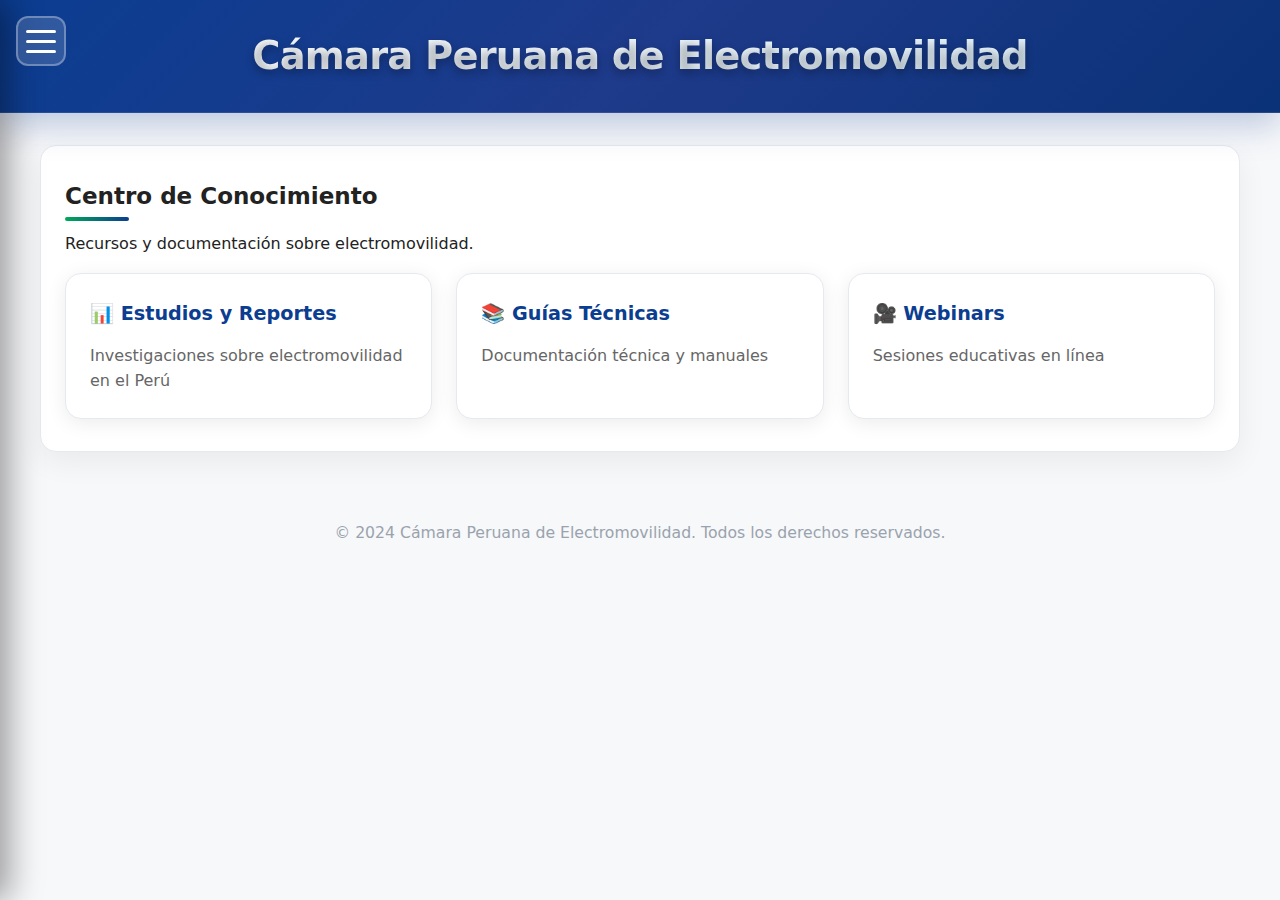
<file: centro-conocimiento.html>
<!DOCTYPE html>
<html lang="es">
<head>
  <meta charset="UTF-8" />
  <meta name="viewport" content="width=device-width, initial-scale=1.0" />
  <title>Centro de Conocimiento - Cámara Peruana de Electromovilidad</title>
  <meta name="description" content="Centro de conocimiento sobre electromovilidad. Recursos, estudios, investigaciones y documentación técnica." />
  <link rel="stylesheet" href="css/styles.css" />
  <link rel="stylesheet" href="css/components.css" />
</head>
<body>
  <header>
    <nav id="site-nav" aria-label="Navegación principal">
      <input type="checkbox" id="nav-check" class="nav-check" aria-label="Abrir menú" />
      <label for="nav-check" class="nav-burger" aria-label="Abrir menú" aria-controls="site-nav" aria-expanded="false">
        <span></span><span></span><span></span>
      </label>
      <div class="nav-menu">
        <div class="nav-header">
          <img src="img/logo.jpg" alt="Logo Cámara Peruana de Electromovilidad" class="nav-logo" />
          <h3>Cámara Peruana de Electromovilidad</h3>
        </div>
        <ul class="nav-list">
          <li><a href="index.html">🏠 Inicio</a></li>
          <li><a href="quienes-somos.html">👥 Quiénes Somos</a></li>
          <li><a href="electromovilidad.html">⚡ Electromovilidad</a></li>
          <li><a href="metas-2030.html">🎯 Metas 2030</a></li>
          <li><a href="hoja-ruta.html">🗺️ Hoja de Ruta</a></li>
          <li><a href="tco.html">💰 Coste Total de Propiedad (TCO)</a></li>
          <li><a href="infraestructura.html">🏗️ Infraestructura</a></li>
          <li><a href="hazte-parte.html">🤝 Hazte Parte</a></li>
          <li><a href="centro-conocimiento.html">📚 Centro de Conocimiento</a></li>
          <li><a href="proyectos.html">🚀 Proyectos</a></li>
          <li><a href="faq.html">❓ Preguntas Frecuentes</a></li>
          <li><a href="noticias.html">📰 Noticias</a></li>
          <li><a href="contacto.html">📞 Contacto</a></li>
        </ul>
      </div>
    </nav>
    <div class="header-title">
      <h1>Cámara Peruana de Electromovilidad</h1>
    </div>
  </header>

  <main>
    <section class="container">
      <h2>Centro de Conocimiento</h2>
      <p>Recursos y documentación sobre electromovilidad.</p>
      
      <div class="cards">
        <div class="card">
          <h4>📊 Estudios y Reportes</h4>
          <p>Investigaciones sobre electromovilidad en el Perú</p>
        </div>
        <div class="card">
          <h4>📚 Guías Técnicas</h4>
          <p>Documentación técnica y manuales</p>
        </div>
        <div class="card">
          <h4>🎥 Webinars</h4>
          <p>Sesiones educativas en línea</p>
        </div>
      </div>
    </section>
  </main>

  <footer>
    <p>&copy; 2024 Cámara Peruana de Electromovilidad. Todos los derechos reservados.</p>
  </footer>

  <script>
    (function(){
      const navCheck = document.getElementById('nav-check');
      const navBurger = document.querySelector('.nav-burger');
      
      if (navCheck && navBurger) {
        const navLinks = document.querySelectorAll('.nav-list a');
        navLinks.forEach(link => {
          link.addEventListener('click', () => {
            navCheck.checked = false;
          });
        });
        
        document.addEventListener('click', (e) => {
          if (!navCheck.contains(e.target) && !navBurger.contains(e.target)) {
            navCheck.checked = false;
          }
        });
        
        document.addEventListener('keydown', (e) => {
          if (e.key === 'Escape' && navCheck.checked) {
            navCheck.checked = false;
          }
        });
      }
    })();
  </script>
</body>
</html>
</file>
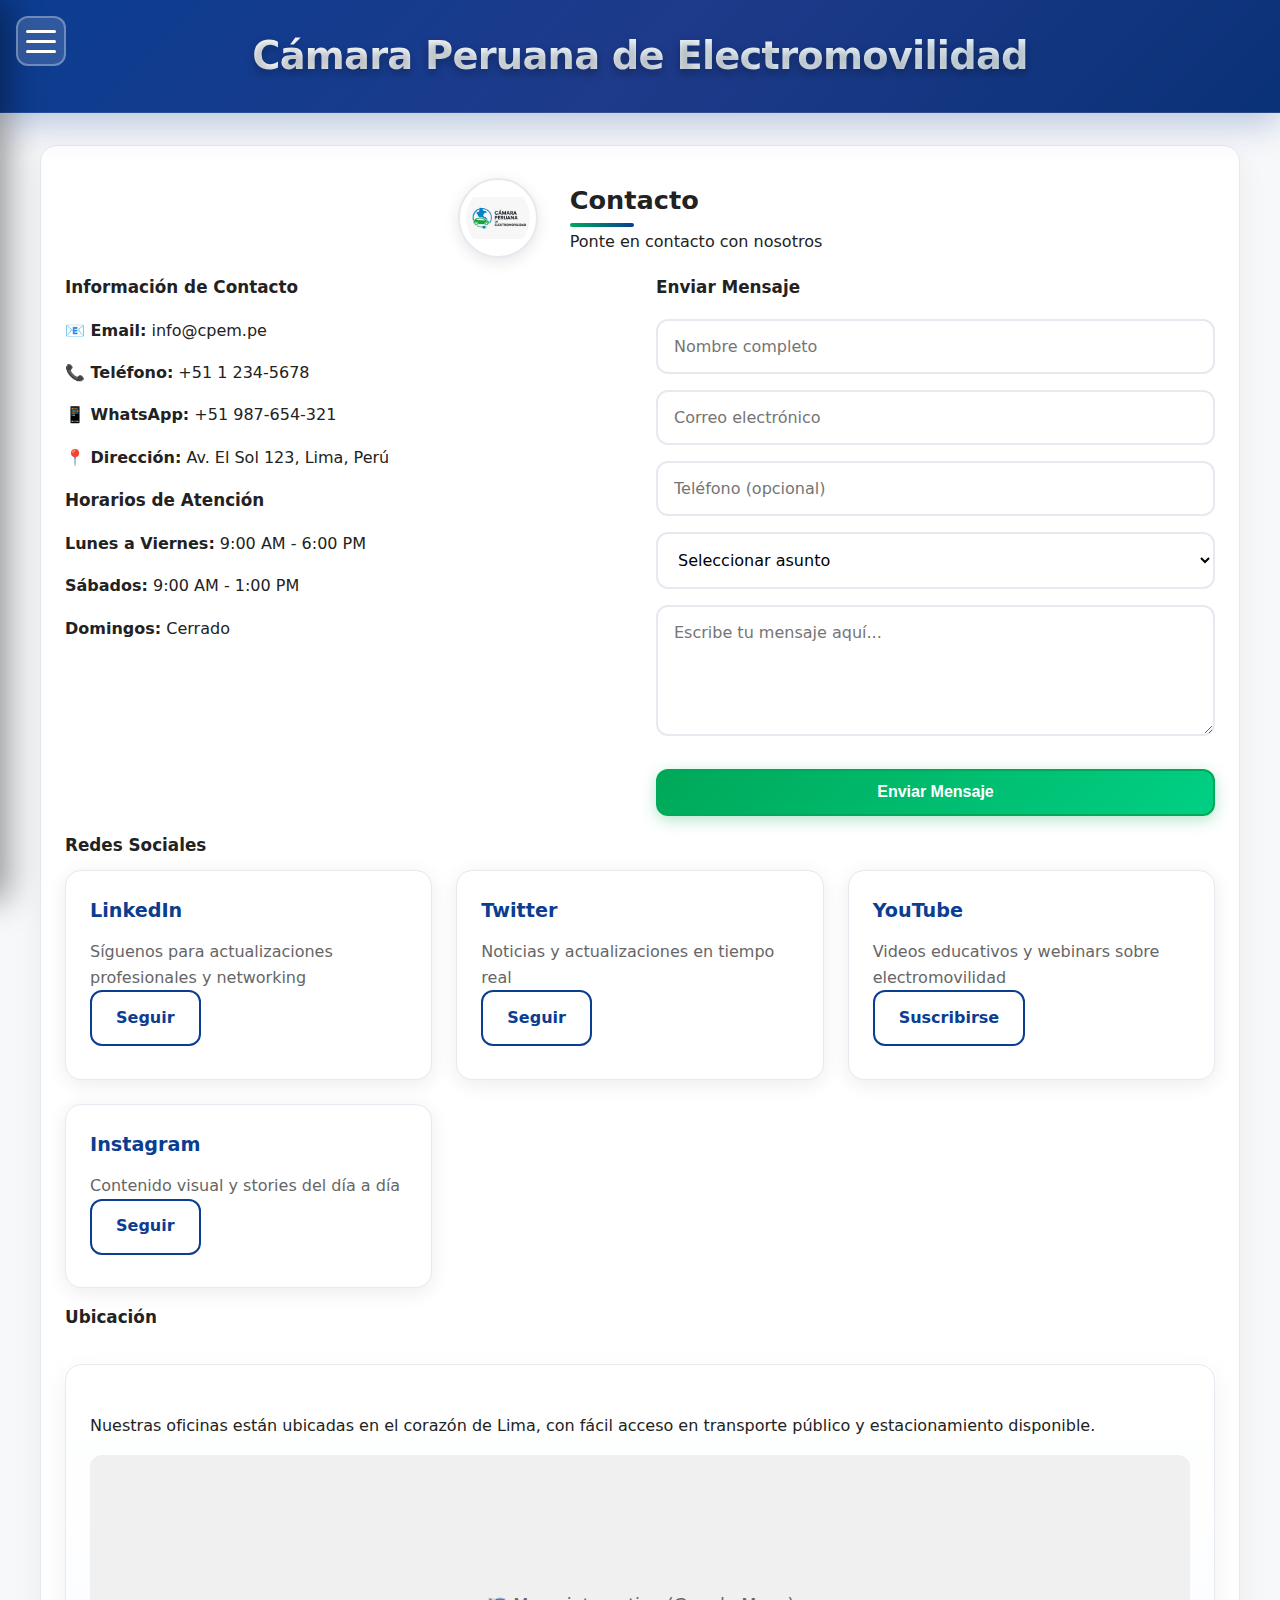
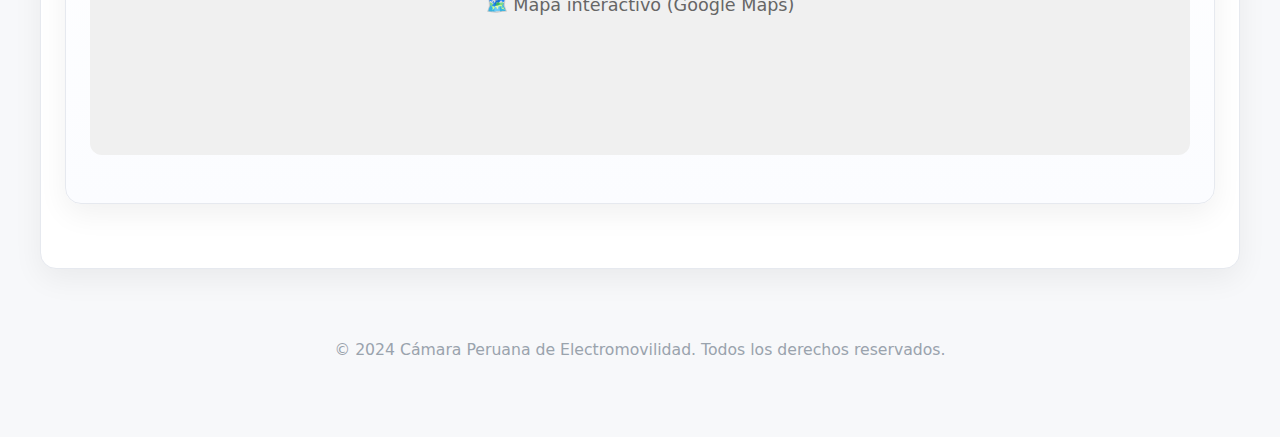
<file: contacto.html>
<!DOCTYPE html>
<html lang="es">
<head>
  <meta charset="UTF-8" />
  <meta name="viewport" content="width=device-width, initial-scale=1.0" />
  <title>Contacto - Cámara Peruana de Electromovilidad</title>
  <meta name="description" content="Ponte en contacto con la Cámara Peruana de Electromovilidad. Información de contacto, formulario de consultas y ubicación de nuestras oficinas." />
  <link rel="stylesheet" href="css/styles.css" />
  <link rel="stylesheet" href="css/components.css" />
</head>
<body>

  <!-- HEADER -->
  <header>
    <!-- Menú hamburguesa lateral -->
    <nav id="site-nav" aria-label="Navegación principal">
      <input type="checkbox" id="nav-check" class="nav-check" aria-label="Abrir menú" />
      <label for="nav-check" class="nav-burger" aria-label="Abrir menú" aria-controls="site-nav" aria-expanded="false">
        <span></span><span></span><span></span>
      </label>

      <!-- Menú desplegable lateral -->
      <div class="nav-menu">
        <div class="nav-header">
          <img src="img/logo.jpg" alt="Logo Cámara Peruana de Electromovilidad" class="nav-logo" />
          <h3>Cámara Peruana de Electromovilidad</h3>
        </div>
        
        <ul class="nav-list">
          <li><a href="index.html">🏠 Inicio</a></li>
          <li><a href="quienes-somos.html">👥 Quiénes Somos</a></li>
          <li><a href="electromovilidad.html">⚡ Electromovilidad</a></li>
          <li><a href="metas-2030.html">🎯 Metas 2030</a></li>
          <li><a href="hoja-ruta.html">🗺️ Hoja de Ruta</a></li>
          <li><a href="tco.html">💰 Coste Total de Propiedad (TCO)</a></li>
          <li><a href="infraestructura.html">🏗️ Infraestructura</a></li>
          <li><a href="hazte-parte.html">🤝 Hazte Parte</a></li>
          <li><a href="centro-conocimiento.html">📚 Centro de Conocimiento</a></li>
          <li><a href="proyectos.html">🚀 Proyectos</a></li>
          <li><a href="faq.html">❓ Preguntas Frecuentes</a></li>
          <li><a href="noticias.html">📰 Noticias</a></li>
          <li><a href="contacto.html">📞 Contacto</a></li>
        </ul>
      </div>
    </nav>

    <!-- Título principal centrado -->
    <div class="header-title">
      <h1>Cámara Peruana de Electromovilidad</h1>
    </div>
  </header>

  <!-- CONTENIDO PRINCIPAL -->
  <main>
    <section class="container">
      <div class="brand">
        <img src="img/logo.jpg" alt="Cámara Peruana de Electromovilidad" class="brand-logo small" />
        <div class="brand-copy">
          <h2>Contacto</h2>
          <p>Ponte en contacto con nosotros</p>
        </div>
      </div>
      
      <div class="grid-2">
        <div>
          <h3>Información de Contacto</h3>
          <p><strong>📧 Email:</strong> info@cpem.pe</p>
          <p><strong>📞 Teléfono:</strong> +51 1 234-5678</p>
          <p><strong>📱 WhatsApp:</strong> +51 987-654-321</p>
          <p><strong>📍 Dirección:</strong> Av. El Sol 123, Lima, Perú</p>
          
          <h3>Horarios de Atención</h3>
          <p><strong>Lunes a Viernes:</strong> 9:00 AM - 6:00 PM</p>
          <p><strong>Sábados:</strong> 9:00 AM - 1:00 PM</p>
          <p><strong>Domingos:</strong> Cerrado</p>
        </div>
        
        <div>
          <h3>Enviar Mensaje</h3>
          <form class="form" action="#" method="POST">
            <input type="text" name="nombre" placeholder="Nombre completo" required />
            <input type="email" name="email" placeholder="Correo electrónico" required />
            <input type="tel" name="telefono" placeholder="Teléfono (opcional)" />
            <select name="asunto" required>
              <option value="">Seleccionar asunto</option>
              <option value="consulta">Consulta general</option>
              <option value="membresia">Información sobre membresía</option>
              <option value="eventos">Eventos y actividades</option>
              <option value="prensa">Prensa y medios</option>
              <option value="otro">Otro</option>
            </select>
            <textarea name="mensaje" placeholder="Escribe tu mensaje aquí..." rows="5" required></textarea>
            <button type="submit" class="btn btn-primary">Enviar Mensaje</button>
          </form>
        </div>
      </div>

      <h3>Redes Sociales</h3>
      <div class="cards">
        <div class="card">
          <h4>LinkedIn</h4>
          <p>Síguenos para actualizaciones profesionales y networking</p>
          <a href="#" class="btn">Seguir</a>
        </div>
        <div class="card">
          <h4>Twitter</h4>
          <p>Noticias y actualizaciones en tiempo real</p>
          <a href="#" class="btn">Seguir</a>
        </div>
        <div class="card">
          <h4>YouTube</h4>
          <p>Videos educativos y webinars sobre electromovilidad</p>
          <a href="#" class="btn">Suscribirse</a>
        </div>
        <div class="card">
          <h4>Instagram</h4>
          <p>Contenido visual y stories del día a día</p>
          <a href="#" class="btn">Seguir</a>
        </div>
      </div>

      <h3>Ubicación</h3>
      <div class="container">
        <p>Nuestras oficinas están ubicadas en el corazón de Lima, con fácil acceso en transporte público y estacionamiento disponible.</p>
        <div style="background: #f0f0f0; height: 300px; border-radius: 12px; display: flex; align-items: center; justify-content: center; margin: 1rem 0;">
          <p style="color: #666; font-size: 1.1rem;">🗺️ Mapa interactivo (Google Maps)</p>
        </div>
      </div>
    </section>
  </main>

  <!-- FOOTER -->
  <footer>
    <p>&copy; 2024 Cámara Peruana de Electromovilidad. Todos los derechos reservados.</p>
  </footer>

  <script>
    (function(){
      // ---------------- MENÚ LATERAL ---------------- 
      const navCheck = document.getElementById('nav-check');
      const navBurger = document.querySelector('.nav-burger');
      
      if (navCheck && navBurger) {
        // Cerrar menú al hacer click en un enlace
        const navLinks = document.querySelectorAll('.nav-list a');
        navLinks.forEach(link => {
          link.addEventListener('click', () => {
            navCheck.checked = false;
          });
        });
        
        // Cerrar menú al hacer click fuera
        document.addEventListener('click', (e) => {
          if (!navCheck.contains(e.target) && !navBurger.contains(e.target)) {
            navCheck.checked = false;
          }
        });
        
        // Cerrar con Escape
        document.addEventListener('keydown', (e) => {
          if (e.key === 'Escape' && navCheck.checked) {
            navCheck.checked = false;
          }
        });
      }
    })();
  </script>
  
</body>
</html>
</file>
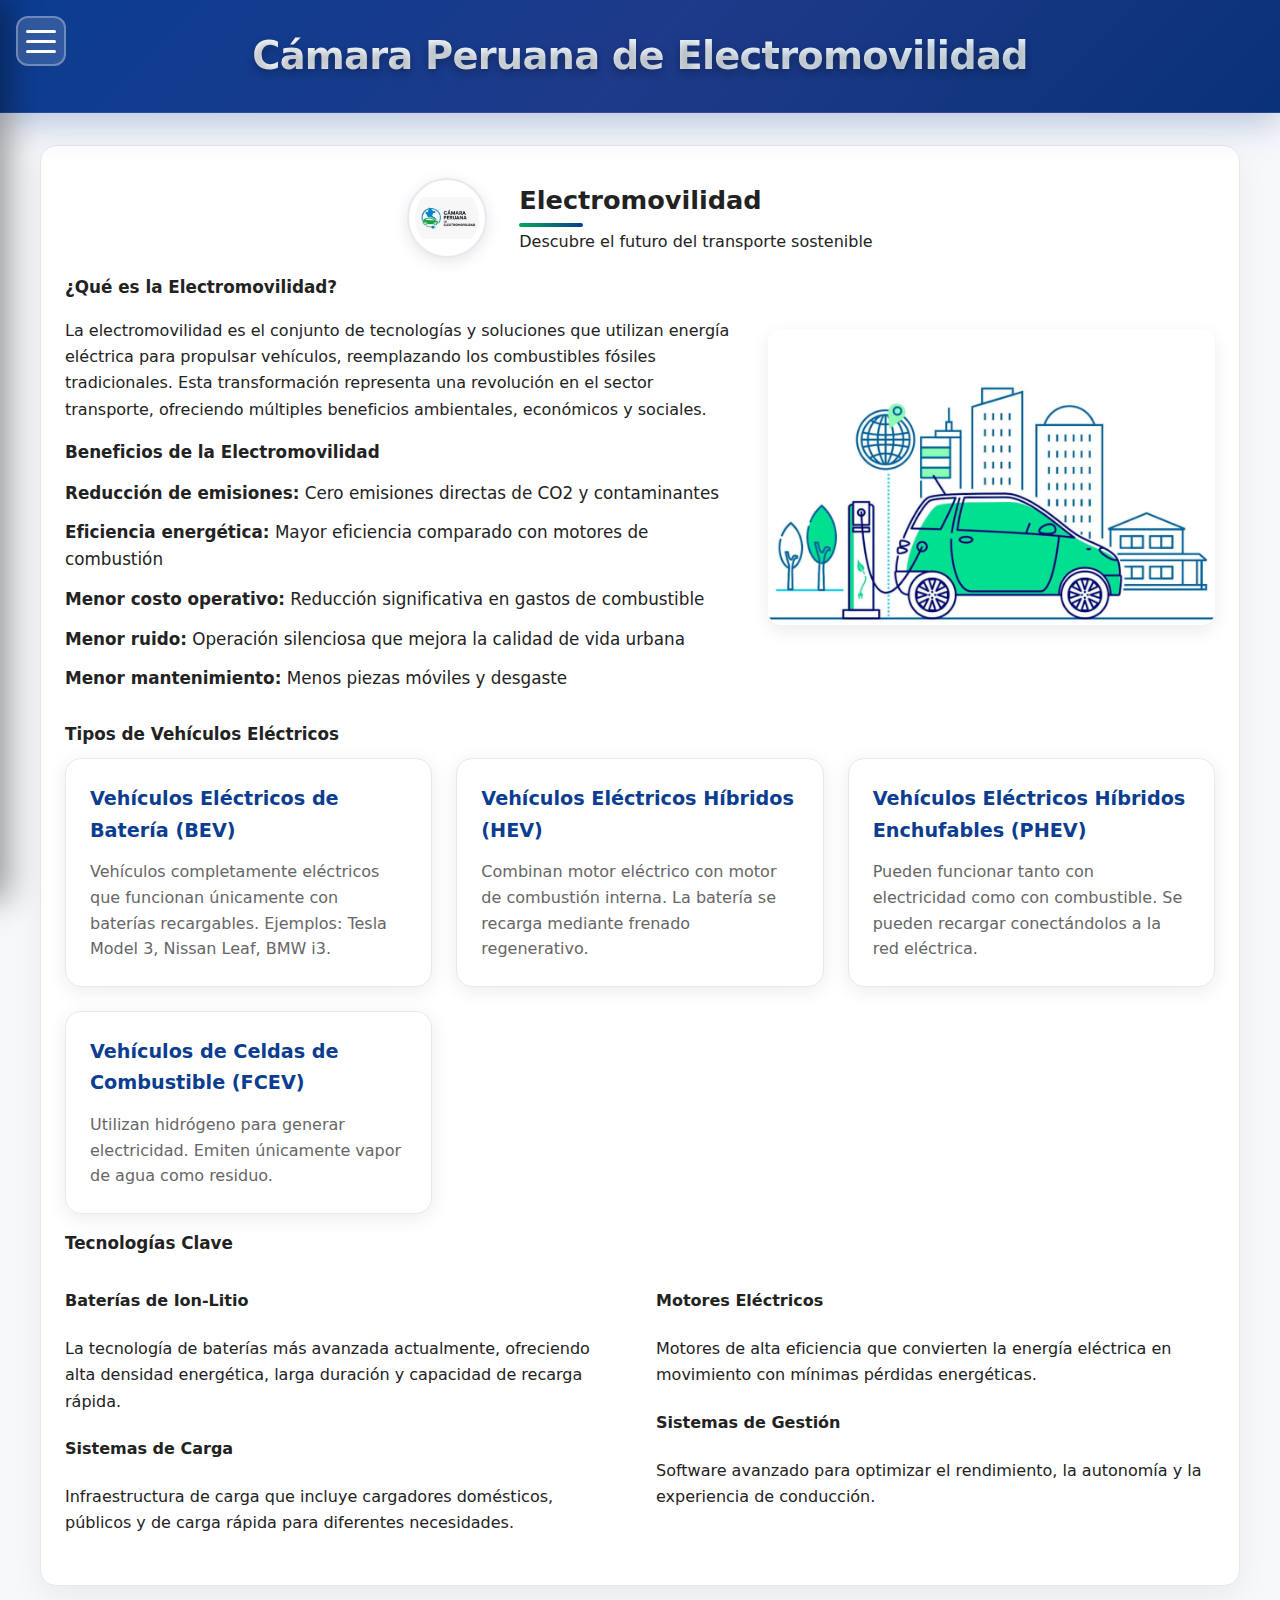
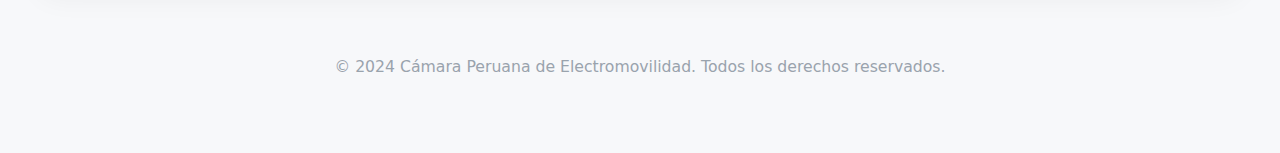
<file: electromovilidad.html>
<!DOCTYPE html>
<html lang="es">
<head>
  <meta charset="UTF-8" />
  <meta name="viewport" content="width=device-width, initial-scale=1.0" />
  <title>Electromovilidad - Cámara Peruana de Electromovilidad</title>
  <meta name="description" content="Descubre todo sobre electromovilidad: tecnologías, beneficios, tipos de vehículos eléctricos y su impacto en el futuro del transporte sostenible." />
  <link rel="stylesheet" href="css/styles.css" />
  <link rel="stylesheet" href="css/components.css" />
</head>
<body>

  <!-- HEADER -->
  <header>
    <!-- Menú hamburguesa lateral -->
    <nav id="site-nav" aria-label="Navegación principal">
      <input type="checkbox" id="nav-check" class="nav-check" aria-label="Abrir menú" />
      <label for="nav-check" class="nav-burger" aria-label="Abrir menú" aria-controls="site-nav" aria-expanded="false">
        <span></span><span></span><span></span>
      </label>

      <!-- Menú desplegable lateral -->
      <div class="nav-menu">
        <div class="nav-header">
          <img src="img/logo.jpg" alt="Logo Cámara Peruana de Electromovilidad" class="nav-logo" />
          <h3>Cámara Peruana de Electromovilidad</h3>
        </div>
        
        <ul class="nav-list">
          <li><a href="index.html">🏠 Inicio</a></li>
          <li><a href="quienes-somos.html">👥 Quiénes Somos</a></li>
          <li><a href="electromovilidad.html">⚡ Electromovilidad</a></li>
          <li><a href="metas-2030.html">🎯 Metas 2030</a></li>
          <li><a href="hoja-ruta.html">🗺️ Hoja de Ruta</a></li>
          <li><a href="tco.html">💰 Coste Total de Propiedad (TCO)</a></li>
          <li><a href="infraestructura.html">🏗️ Infraestructura</a></li>
          <li><a href="hazte-parte.html">🤝 Hazte Parte</a></li>
          <li><a href="centro-conocimiento.html">📚 Centro de Conocimiento</a></li>
          <li><a href="proyectos.html">🚀 Proyectos</a></li>
          <li><a href="faq.html">❓ Preguntas Frecuentes</a></li>
          <li><a href="noticias.html">📰 Noticias</a></li>
          <li><a href="contacto.html">📞 Contacto</a></li>
        </ul>
      </div>
    </nav>

    <!-- Título principal centrado -->
    <div class="header-title">
      <h1>Cámara Peruana de Electromovilidad</h1>
    </div>
  </header>

  <!-- CONTENIDO PRINCIPAL -->
  <main>
    <section class="container">
      <div class="brand">
        <img src="img/logo.jpg" alt="Cámara Peruana de Electromovilidad" class="brand-logo small" />
        <div class="brand-copy">
          <h2>Electromovilidad</h2>
          <p>Descubre el futuro del transporte sostenible</p>
        </div>
      </div>
      
      <div class="electro">
        <div>
          <h3>¿Qué es la Electromovilidad?</h3>
          <p>La electromovilidad es el conjunto de tecnologías y soluciones que utilizan energía eléctrica para propulsar vehículos, reemplazando los combustibles fósiles tradicionales. Esta transformación representa una revolución en el sector transporte, ofreciendo múltiples beneficios ambientales, económicos y sociales.</p>
          
          <h3>Beneficios de la Electromovilidad</h3>
          <ul class="list-check">
            <li><strong>Reducción de emisiones:</strong> Cero emisiones directas de CO2 y contaminantes</li>
            <li><strong>Eficiencia energética:</strong> Mayor eficiencia comparado con motores de combustión</li>
            <li><strong>Menor costo operativo:</strong> Reducción significativa en gastos de combustible</li>
            <li><strong>Menor ruido:</strong> Operación silenciosa que mejora la calidad de vida urbana</li>
            <li><strong>Menor mantenimiento:</strong> Menos piezas móviles y desgaste</li>
          </ul>
        </div>
        
        <div class="electro-img">
          <img src="img/electro.png" alt="Vehículo eléctrico en ciudad moderna" />
        </div>
      </div>

      <h3>Tipos de Vehículos Eléctricos</h3>
      <div class="cards">
        <div class="card">
          <h4>Vehículos Eléctricos de Batería (BEV)</h4>
          <p>Vehículos completamente eléctricos que funcionan únicamente con baterías recargables. Ejemplos: Tesla Model 3, Nissan Leaf, BMW i3.</p>
        </div>
        <div class="card">
          <h4>Vehículos Eléctricos Híbridos (HEV)</h4>
          <p>Combinan motor eléctrico con motor de combustión interna. La batería se recarga mediante frenado regenerativo.</p>
        </div>
        <div class="card">
          <h4>Vehículos Eléctricos Híbridos Enchufables (PHEV)</h4>
          <p>Pueden funcionar tanto con electricidad como con combustible. Se pueden recargar conectándolos a la red eléctrica.</p>
        </div>
        <div class="card">
          <h4>Vehículos de Celdas de Combustible (FCEV)</h4>
          <p>Utilizan hidrógeno para generar electricidad. Emiten únicamente vapor de agua como residuo.</p>
        </div>
      </div>

      <h3>Tecnologías Clave</h3>
      <div class="grid-2">
        <div>
          <h4>Baterías de Ion-Litio</h4>
          <p>La tecnología de baterías más avanzada actualmente, ofreciendo alta densidad energética, larga duración y capacidad de recarga rápida.</p>
          
          <h4>Sistemas de Carga</h4>
          <p>Infraestructura de carga que incluye cargadores domésticos, públicos y de carga rápida para diferentes necesidades.</p>
        </div>
        <div>
          <h4>Motores Eléctricos</h4>
          <p>Motores de alta eficiencia que convierten la energía eléctrica en movimiento con mínimas pérdidas energéticas.</p>
          
          <h4>Sistemas de Gestión</h4>
          <p>Software avanzado para optimizar el rendimiento, la autonomía y la experiencia de conducción.</p>
        </div>
      </div>
    </section>
  </main>

  <!-- FOOTER -->
  <footer>
    <p>&copy; 2024 Cámara Peruana de Electromovilidad. Todos los derechos reservados.</p>
  </footer>

  <script>
    (function(){
      // ---------------- MENÚ LATERAL ---------------- 
      const navCheck = document.getElementById('nav-check');
      const navBurger = document.querySelector('.nav-burger');
      
      if (navCheck && navBurger) {
        // Cerrar menú al hacer click en un enlace
        const navLinks = document.querySelectorAll('.nav-list a');
        navLinks.forEach(link => {
          link.addEventListener('click', () => {
            navCheck.checked = false;
          });
        });
        
        // Cerrar menú al hacer click fuera
        document.addEventListener('click', (e) => {
          if (!navCheck.contains(e.target) && !navBurger.contains(e.target)) {
            navCheck.checked = false;
          }
        });
        
        // Cerrar con Escape
        document.addEventListener('keydown', (e) => {
          if (e.key === 'Escape' && navCheck.checked) {
            navCheck.checked = false;
          }
        });
      }
    })();
  </script>
  
</body>
</html>
</file>
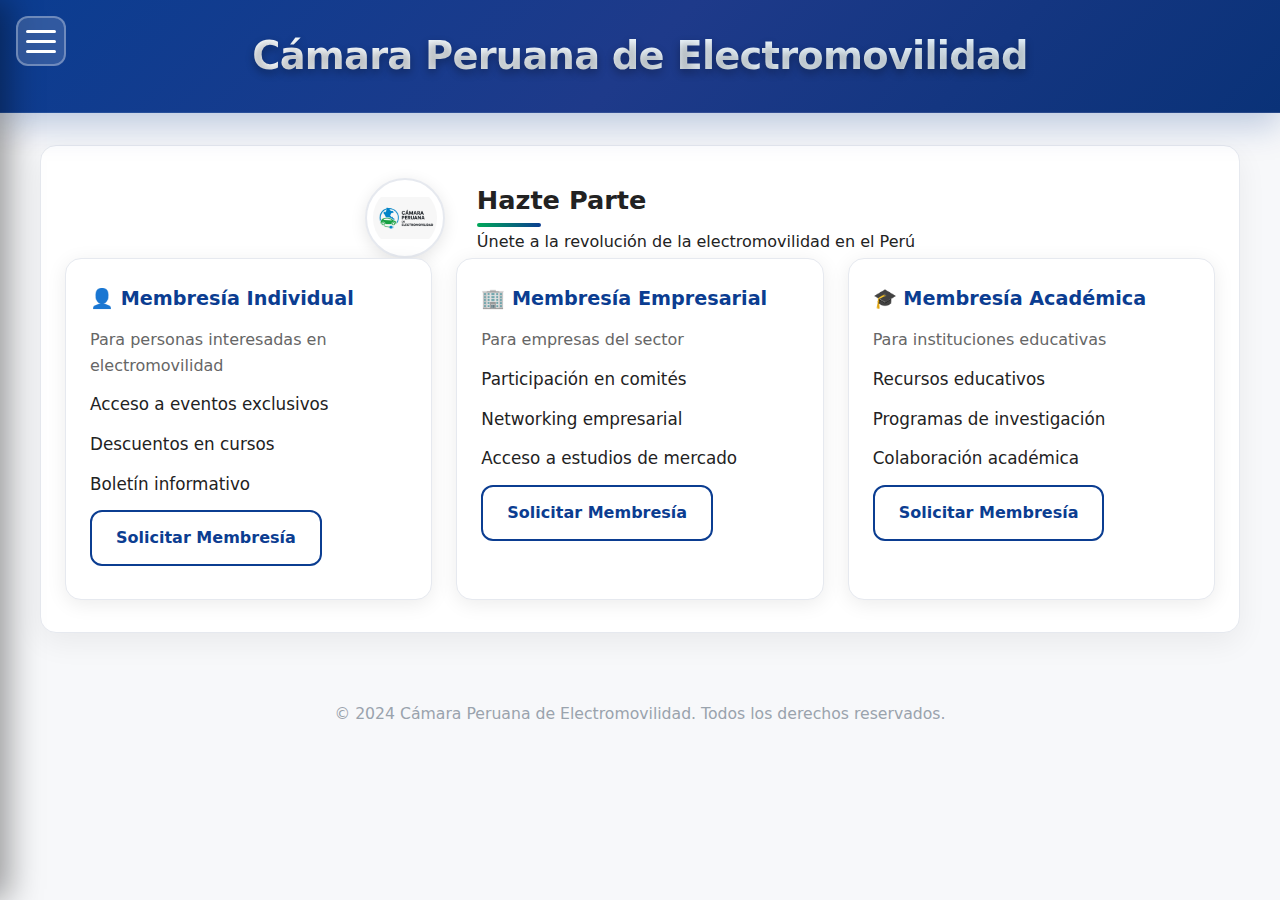
<file: hazte-parte.html>
<!DOCTYPE html>
<html lang="es">
<head>
  <meta charset="UTF-8" />
  <meta name="viewport" content="width=device-width, initial-scale=1.0" />
  <title>Hazte Parte - Cámara Peruana de Electromovilidad</title>
  <meta name="description" content="Únete a la Cámara Peruana de Electromovilidad. Membresías, beneficios y oportunidades para empresas y personas interesadas en electromovilidad." />
  <link rel="stylesheet" href="css/styles.css" />
  <link rel="stylesheet" href="css/components.css" />
</head>
<body>
  <header>
    <nav id="site-nav" aria-label="Navegación principal">
      <input type="checkbox" id="nav-check" class="nav-check" aria-label="Abrir menú" />
      <label for="nav-check" class="nav-burger" aria-label="Abrir menú" aria-controls="site-nav" aria-expanded="false">
        <span></span><span></span><span></span>
      </label>
      <div class="nav-menu">
        <div class="nav-header">
          <img src="img/logo.jpg" alt="Logo Cámara Peruana de Electromovilidad" class="nav-logo" />
          <h3>Cámara Peruana de Electromovilidad</h3>
        </div>
        <ul class="nav-list">
          <li><a href="index.html">🏠 Inicio</a></li>
          <li><a href="quienes-somos.html">👥 Quiénes Somos</a></li>
          <li><a href="electromovilidad.html">⚡ Electromovilidad</a></li>
          <li><a href="metas-2030.html">🎯 Metas 2030</a></li>
          <li><a href="hoja-ruta.html">🗺️ Hoja de Ruta</a></li>
          <li><a href="tco.html">💰 Coste Total de Propiedad (TCO)</a></li>
          <li><a href="infraestructura.html">🏗️ Infraestructura</a></li>
          <li><a href="hazte-parte.html">🤝 Hazte Parte</a></li>
          <li><a href="centro-conocimiento.html">📚 Centro de Conocimiento</a></li>
          <li><a href="proyectos.html">🚀 Proyectos</a></li>
          <li><a href="faq.html">❓ Preguntas Frecuentes</a></li>
          <li><a href="noticias.html">📰 Noticias</a></li>
          <li><a href="contacto.html">📞 Contacto</a></li>
        </ul>
      </div>
    </nav>
    <div class="header-title">
      <h1>Cámara Peruana de Electromovilidad</h1>
    </div>
  </header>

  <main>
    <section class="container">
      <div class="brand">
        <img src="img/logo.jpg" alt="Cámara Peruana de Electromovilidad" class="brand-logo small" />
        <div class="brand-copy">
          <h2>Hazte Parte</h2>
          <p>Únete a la revolución de la electromovilidad en el Perú</p>
        </div>
      </div>
      
      <div class="cards">
        <div class="card">
          <h4>👤 Membresía Individual</h4>
          <p>Para personas interesadas en electromovilidad</p>
          <ul class="list-check">
            <li>Acceso a eventos exclusivos</li>
            <li>Descuentos en cursos</li>
            <li>Boletín informativo</li>
          </ul>
          <a href="contacto.html" class="btn">Solicitar Membresía</a>
        </div>
        <div class="card">
          <h4>🏢 Membresía Empresarial</h4>
          <p>Para empresas del sector</p>
          <ul class="list-check">
            <li>Participación en comités</li>
            <li>Networking empresarial</li>
            <li>Acceso a estudios de mercado</li>
          </ul>
          <a href="contacto.html" class="btn">Solicitar Membresía</a>
        </div>
        <div class="card">
          <h4>🎓 Membresía Académica</h4>
          <p>Para instituciones educativas</p>
          <ul class="list-check">
            <li>Recursos educativos</li>
            <li>Programas de investigación</li>
            <li>Colaboración académica</li>
          </ul>
          <a href="contacto.html" class="btn">Solicitar Membresía</a>
        </div>
      </div>
    </section>
  </main>

  <footer>
    <p>&copy; 2024 Cámara Peruana de Electromovilidad. Todos los derechos reservados.</p>
  </footer>

  <script>
    (function(){
      const navCheck = document.getElementById('nav-check');
      const navBurger = document.querySelector('.nav-burger');
      
      if (navCheck && navBurger) {
        const navLinks = document.querySelectorAll('.nav-list a');
        navLinks.forEach(link => {
          link.addEventListener('click', () => {
            navCheck.checked = false;
          });
        });
        
        document.addEventListener('click', (e) => {
          if (!navCheck.contains(e.target) && !navBurger.contains(e.target)) {
            navCheck.checked = false;
          }
        });
        
        document.addEventListener('keydown', (e) => {
          if (e.key === 'Escape' && navCheck.checked) {
            navCheck.checked = false;
          }
        });
      }
    })();
  </script>
</body>
</html>
</file>
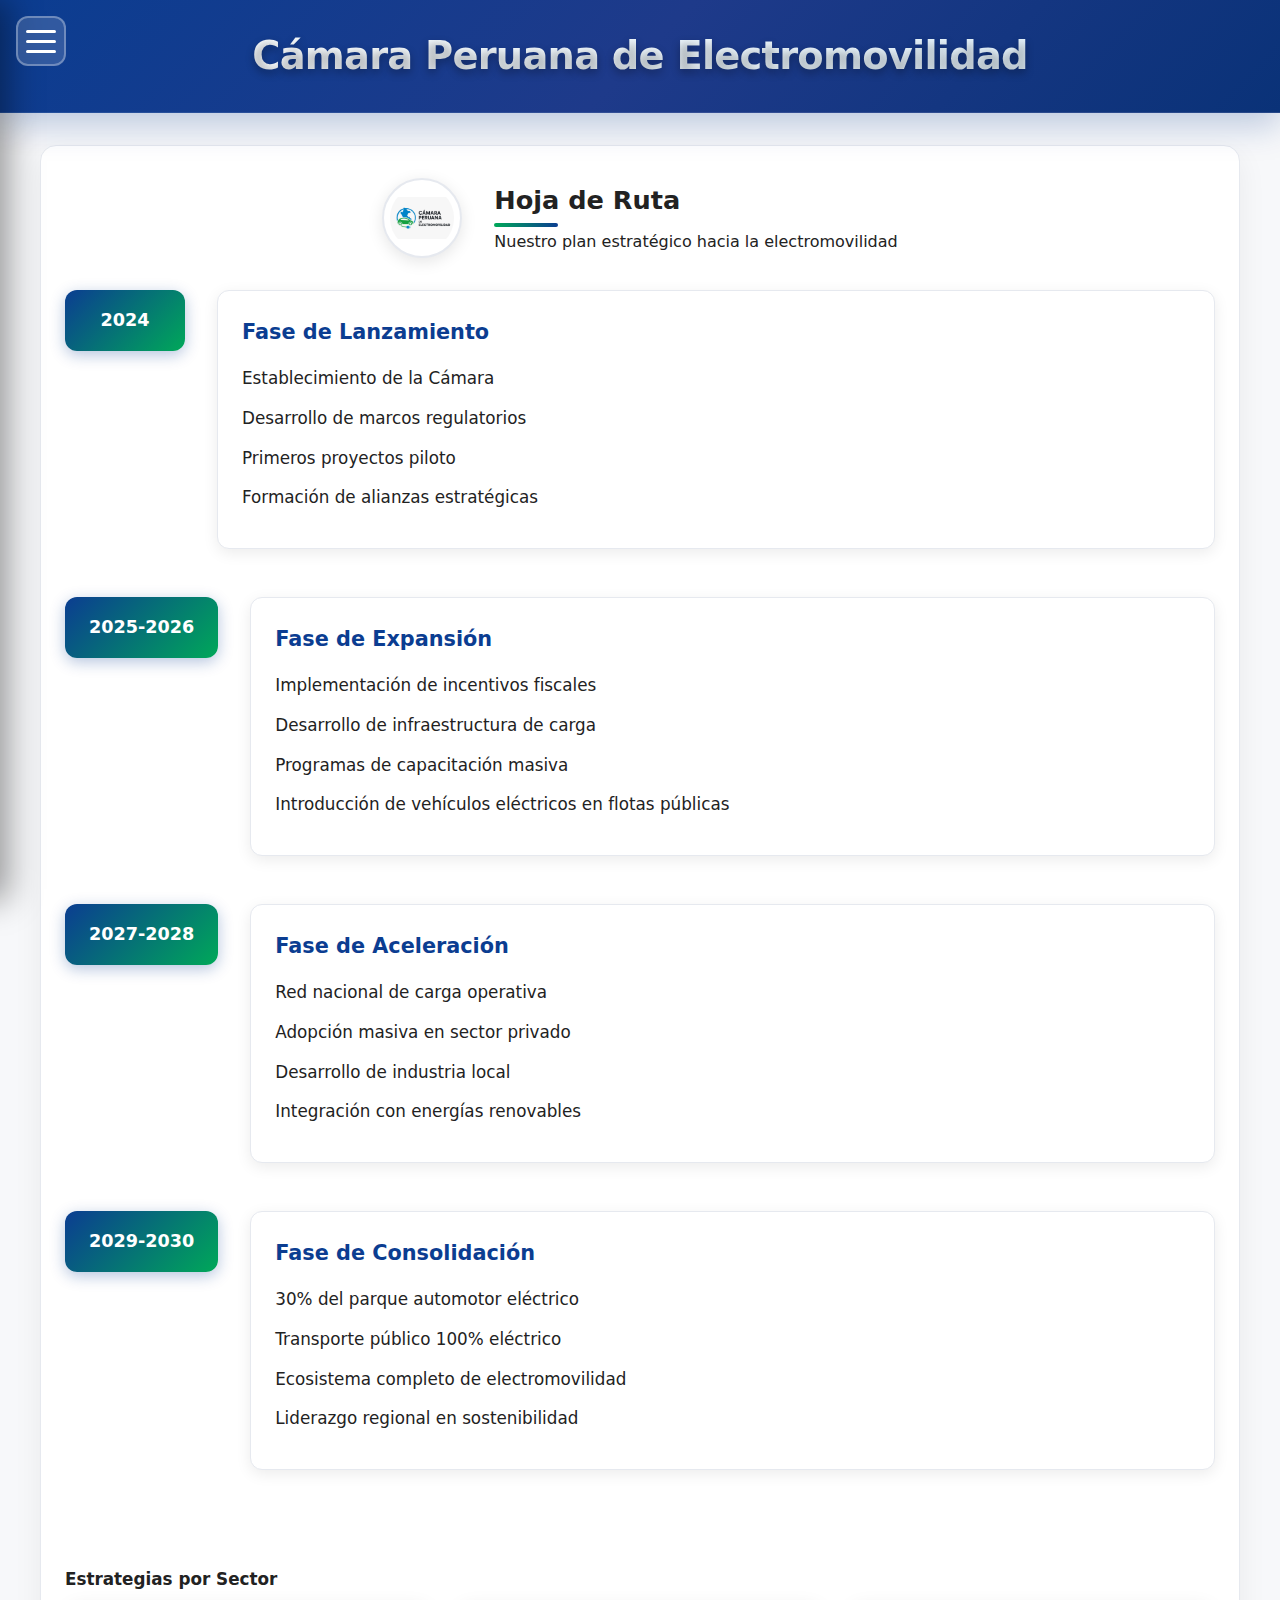
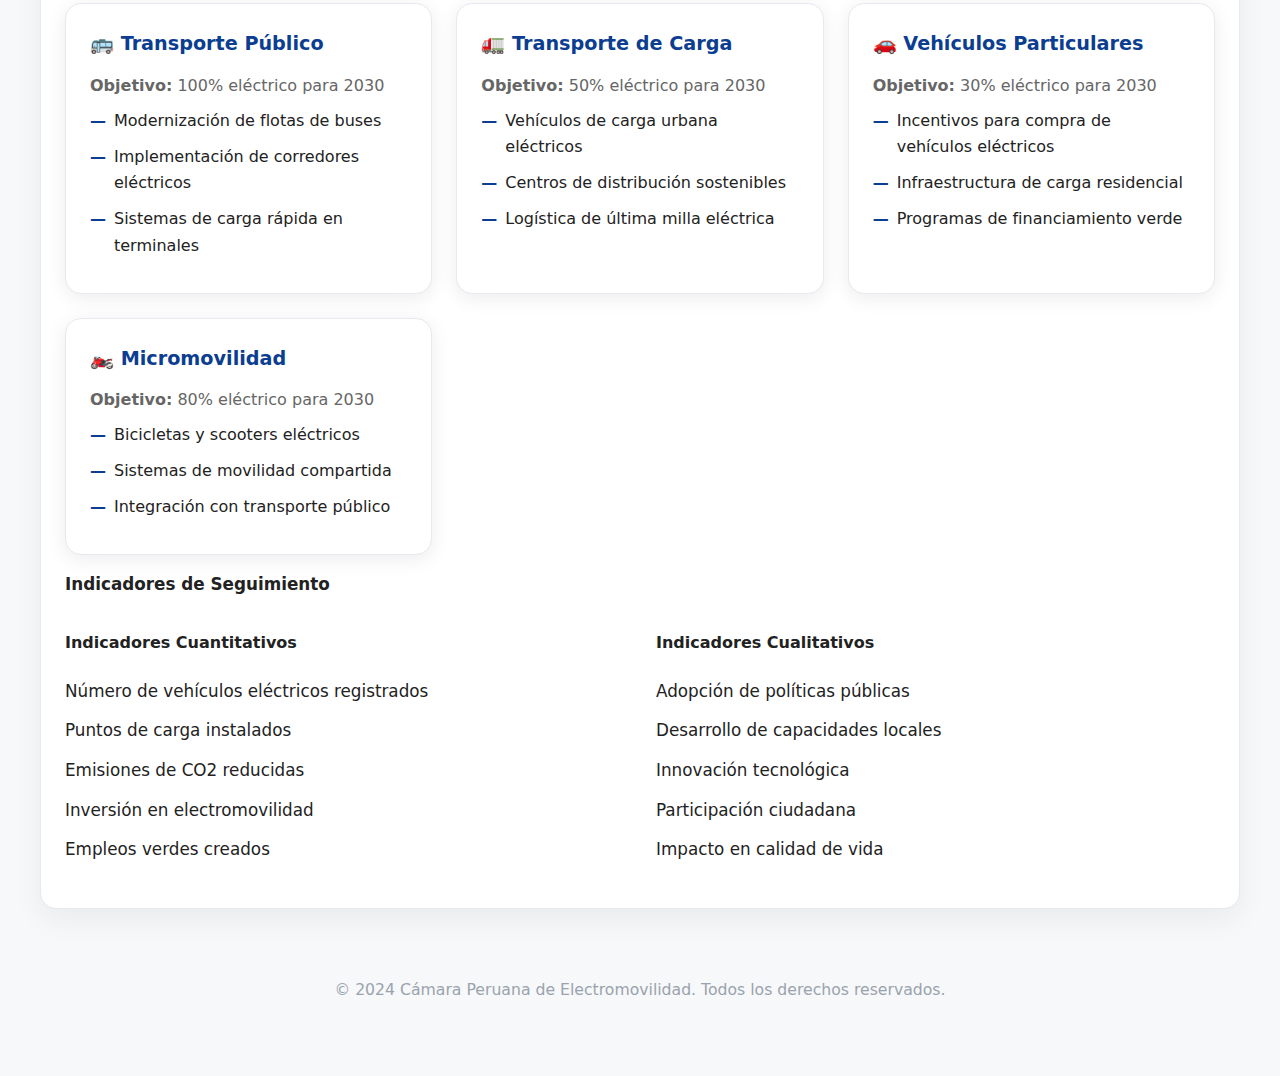
<file: hoja-ruta.html>
<!DOCTYPE html>
<html lang="es">
<head>
  <meta charset="UTF-8" />
  <meta name="viewport" content="width=device-width, initial-scale=1.0" />
  <title>Hoja de Ruta - Cámara Peruana de Electromovilidad</title>
  <meta name="description" content="Conoce la hoja de ruta de la Cámara Peruana de Electromovilidad para la transición hacia un transporte sostenible en el Perú." />
  <link rel="stylesheet" href="css/styles.css" />
  <link rel="stylesheet" href="css/components.css" />
</head>
<body>

  <!-- HEADER -->
  <header>
    <!-- Menú hamburguesa lateral -->
    <nav id="site-nav" aria-label="Navegación principal">
      <input type="checkbox" id="nav-check" class="nav-check" aria-label="Abrir menú" />
      <label for="nav-check" class="nav-burger" aria-label="Abrir menú" aria-controls="site-nav" aria-expanded="false">
        <span></span><span></span><span></span>
      </label>

      <!-- Menú desplegable lateral -->
      <div class="nav-menu">
        <div class="nav-header">
          <img src="img/logo.jpg" alt="Logo Cámara Peruana de Electromovilidad" class="nav-logo" />
          <h3>Cámara Peruana de Electromovilidad</h3>
        </div>
        
        <ul class="nav-list">
          <li><a href="index.html">🏠 Inicio</a></li>
          <li><a href="quienes-somos.html">👥 Quiénes Somos</a></li>
          <li><a href="electromovilidad.html">⚡ Electromovilidad</a></li>
          <li><a href="metas-2030.html">🎯 Metas 2030</a></li>
          <li><a href="hoja-ruta.html">🗺️ Hoja de Ruta</a></li>
          <li><a href="tco.html">💰 Coste Total de Propiedad (TCO)</a></li>
          <li><a href="infraestructura.html">🏗️ Infraestructura</a></li>
          <li><a href="hazte-parte.html">🤝 Hazte Parte</a></li>
          <li><a href="centro-conocimiento.html">📚 Centro de Conocimiento</a></li>
          <li><a href="proyectos.html">🚀 Proyectos</a></li>
          <li><a href="faq.html">❓ Preguntas Frecuentes</a></li>
          <li><a href="noticias.html">📰 Noticias</a></li>
          <li><a href="contacto.html">📞 Contacto</a></li>
        </ul>
      </div>
    </nav>

    <!-- Título principal centrado -->
    <div class="header-title">
      <h1>Cámara Peruana de Electromovilidad</h1>
    </div>
  </header>

  <!-- CONTENIDO PRINCIPAL -->
  <main>
    <section class="container">
      <div class="brand">
        <img src="img/logo.jpg" alt="Cámara Peruana de Electromovilidad" class="brand-logo small" />
        <div class="brand-copy">
          <h2>Hoja de Ruta</h2>
          <p>Nuestro plan estratégico hacia la electromovilidad</p>
        </div>
      </div>
      
      <div class="roadmap-timeline">
        <div class="timeline-item">
          <div class="timeline-year">2024</div>
          <div class="timeline-content">
            <h3>Fase de Lanzamiento</h3>
            <ul class="list-check">
              <li>Establecimiento de la Cámara</li>
              <li>Desarrollo de marcos regulatorios</li>
              <li>Primeros proyectos piloto</li>
              <li>Formación de alianzas estratégicas</li>
            </ul>
          </div>
        </div>

        <div class="timeline-item">
          <div class="timeline-year">2025-2026</div>
          <div class="timeline-content">
            <h3>Fase de Expansión</h3>
            <ul class="list-check">
              <li>Implementación de incentivos fiscales</li>
              <li>Desarrollo de infraestructura de carga</li>
              <li>Programas de capacitación masiva</li>
              <li>Introducción de vehículos eléctricos en flotas públicas</li>
            </ul>
          </div>
        </div>

        <div class="timeline-item">
          <div class="timeline-year">2027-2028</div>
          <div class="timeline-content">
            <h3>Fase de Aceleración</h3>
            <ul class="list-check">
              <li>Red nacional de carga operativa</li>
              <li>Adopción masiva en sector privado</li>
              <li>Desarrollo de industria local</li>
              <li>Integración con energías renovables</li>
            </ul>
          </div>
        </div>

        <div class="timeline-item">
          <div class="timeline-year">2029-2030</div>
          <div class="timeline-content">
            <h3>Fase de Consolidación</h3>
            <ul class="list-check">
              <li>30% del parque automotor eléctrico</li>
              <li>Transporte público 100% eléctrico</li>
              <li>Ecosistema completo de electromovilidad</li>
              <li>Liderazgo regional en sostenibilidad</li>
            </ul>
          </div>
        </div>
      </div>

      <h3>Estrategias por Sector</h3>
      <div class="cards">
        <div class="card">
          <h4>🚌 Transporte Público</h4>
          <p><strong>Objetivo:</strong> 100% eléctrico para 2030</p>
          <ul class="list-dash">
            <li>Modernización de flotas de buses</li>
            <li>Implementación de corredores eléctricos</li>
            <li>Sistemas de carga rápida en terminales</li>
          </ul>
        </div>
        <div class="card">
          <h4>🚛 Transporte de Carga</h4>
          <p><strong>Objetivo:</strong> 50% eléctrico para 2030</p>
          <ul class="list-dash">
            <li>Vehículos de carga urbana eléctricos</li>
            <li>Centros de distribución sostenibles</li>
            <li>Logística de última milla eléctrica</li>
          </ul>
        </div>
        <div class="card">
          <h4>🚗 Vehículos Particulares</h4>
          <p><strong>Objetivo:</strong> 30% eléctrico para 2030</p>
          <ul class="list-dash">
            <li>Incentivos para compra de vehículos eléctricos</li>
            <li>Infraestructura de carga residencial</li>
            <li>Programas de financiamiento verde</li>
          </ul>
        </div>
        <div class="card">
          <h4>🏍️ Micromovilidad</h4>
          <p><strong>Objetivo:</strong> 80% eléctrico para 2030</p>
          <ul class="list-dash">
            <li>Bicicletas y scooters eléctricos</li>
            <li>Sistemas de movilidad compartida</li>
            <li>Integración con transporte público</li>
          </ul>
        </div>
      </div>

      <h3>Indicadores de Seguimiento</h3>
      <div class="grid-2">
        <div>
          <h4>Indicadores Cuantitativos</h4>
          <ul class="list-check">
            <li>Número de vehículos eléctricos registrados</li>
            <li>Puntos de carga instalados</li>
            <li>Emisiones de CO2 reducidas</li>
            <li>Inversión en electromovilidad</li>
            <li>Empleos verdes creados</li>
          </ul>
        </div>
        <div>
          <h4>Indicadores Cualitativos</h4>
          <ul class="list-check">
            <li>Adopción de políticas públicas</li>
            <li>Desarrollo de capacidades locales</li>
            <li>Innovación tecnológica</li>
            <li>Participación ciudadana</li>
            <li>Impacto en calidad de vida</li>
          </ul>
        </div>
      </div>
    </section>
  </main>

  <!-- FOOTER -->
  <footer>
    <p>&copy; 2024 Cámara Peruana de Electromovilidad. Todos los derechos reservados.</p>
  </footer>

  <script>
    (function(){
      // ---------------- MENÚ LATERAL ---------------- 
      const navCheck = document.getElementById('nav-check');
      const navBurger = document.querySelector('.nav-burger');
      
      if (navCheck && navBurger) {
        // Cerrar menú al hacer click en un enlace
        const navLinks = document.querySelectorAll('.nav-list a');
        navLinks.forEach(link => {
          link.addEventListener('click', () => {
            navCheck.checked = false;
          });
        });
        
        // Cerrar menú al hacer click fuera
        document.addEventListener('click', (e) => {
          if (!navCheck.contains(e.target) && !navBurger.contains(e.target)) {
            navCheck.checked = false;
          }
        });
        
        // Cerrar con Escape
        document.addEventListener('keydown', (e) => {
          if (e.key === 'Escape' && navCheck.checked) {
            navCheck.checked = false;
          }
        });
      }
    })();
  </script>
  
</body>
</html>
</file>
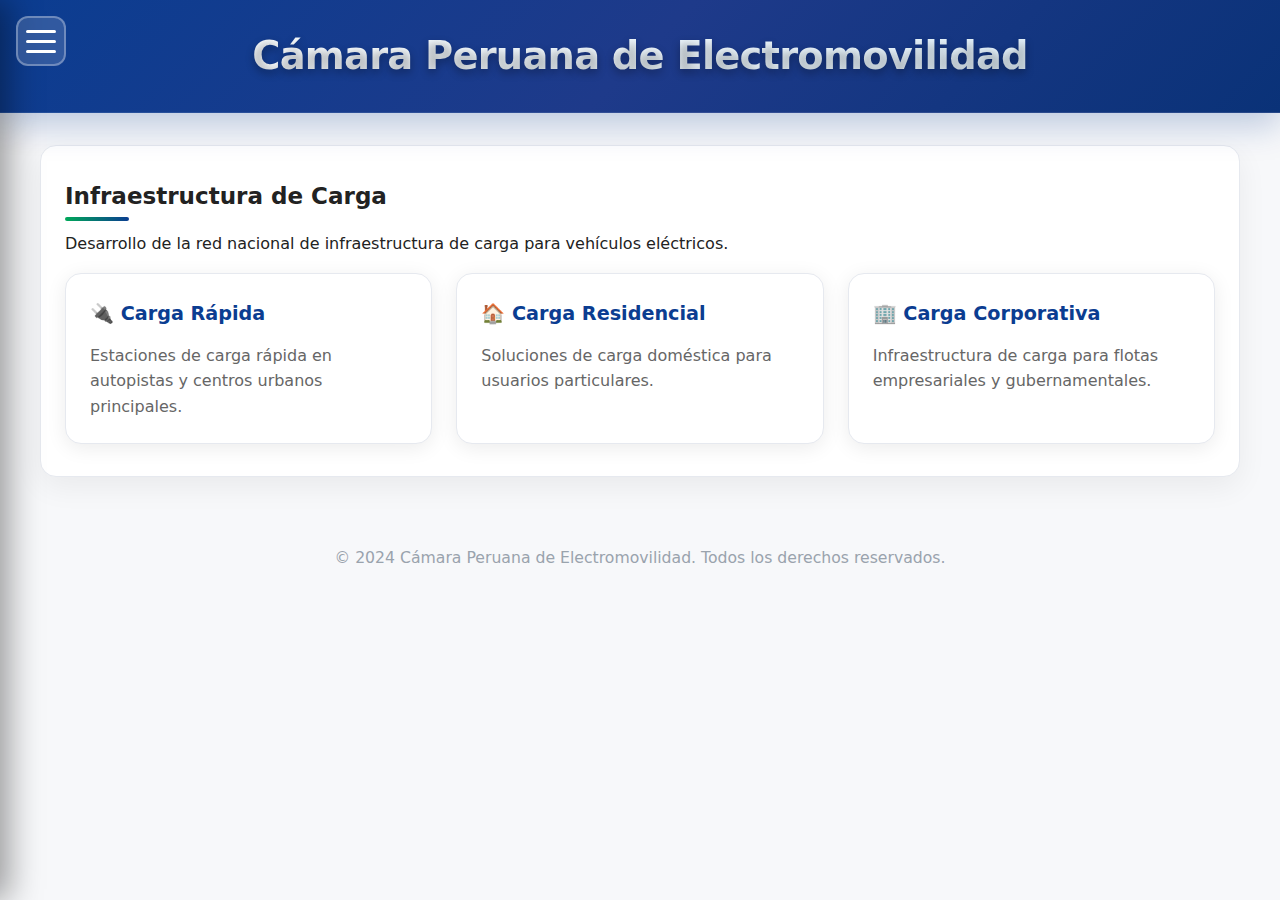
<file: infraestructura.html>
<!DOCTYPE html>
<html lang="es">
<head>
  <meta charset="UTF-8" />
  <meta name="viewport" content="width=device-width, initial-scale=1.0" />
  <title>Infraestructura - Cámara Peruana de Electromovilidad</title>
  <meta name="description" content="Infraestructura de carga para vehículos eléctricos en el Perú. Red de estaciones, tecnologías y desarrollo de puntos de recarga." />
  <link rel="stylesheet" href="css/styles.css" />
  <link rel="stylesheet" href="css/components.css" />
</head>
<body>
  <header>
    <nav id="site-nav" aria-label="Navegación principal">
      <input type="checkbox" id="nav-check" class="nav-check" aria-label="Abrir menú" />
      <label for="nav-check" class="nav-burger" aria-label="Abrir menú" aria-controls="site-nav" aria-expanded="false">
        <span></span><span></span><span></span>
      </label>
      <div class="nav-menu">
        <div class="nav-header">
          <img src="img/logo.jpg" alt="Logo Cámara Peruana de Electromovilidad" class="nav-logo" />
          <h3>Cámara Peruana de Electromovilidad</h3>
        </div>
        <ul class="nav-list">
          <li><a href="index.html">🏠 Inicio</a></li>
          <li><a href="quienes-somos.html">👥 Quiénes Somos</a></li>
          <li><a href="electromovilidad.html">⚡ Electromovilidad</a></li>
          <li><a href="metas-2030.html">🎯 Metas 2030</a></li>
          <li><a href="hoja-ruta.html">🗺️ Hoja de Ruta</a></li>
          <li><a href="tco.html">💰 Coste Total de Propiedad (TCO)</a></li>
          <li><a href="infraestructura.html">🏗️ Infraestructura</a></li>
          <li><a href="hazte-parte.html">🤝 Hazte Parte</a></li>
          <li><a href="centro-conocimiento.html">📚 Centro de Conocimiento</a></li>
          <li><a href="proyectos.html">🚀 Proyectos</a></li>
          <li><a href="faq.html">❓ Preguntas Frecuentes</a></li>
          <li><a href="noticias.html">📰 Noticias</a></li>
          <li><a href="contacto.html">📞 Contacto</a></li>
        </ul>
      </div>
    </nav>
    <div class="header-title">
      <h1>Cámara Peruana de Electromovilidad</h1>
    </div>
  </header>

  <main>
    <section class="container">
      <h2>Infraestructura de Carga</h2>
      <p>Desarrollo de la red nacional de infraestructura de carga para vehículos eléctricos.</p>
      
      <div class="cards">
        <div class="card">
          <h4>🔌 Carga Rápida</h4>
          <p>Estaciones de carga rápida en autopistas y centros urbanos principales.</p>
        </div>
        <div class="card">
          <h4>🏠 Carga Residencial</h4>
          <p>Soluciones de carga doméstica para usuarios particulares.</p>
        </div>
        <div class="card">
          <h4>🏢 Carga Corporativa</h4>
          <p>Infraestructura de carga para flotas empresariales y gubernamentales.</p>
        </div>
      </div>
    </section>
  </main>

  <footer>
    <p>&copy; 2024 Cámara Peruana de Electromovilidad. Todos los derechos reservados.</p>
  </footer>

  <script>
    (function(){
      const navCheck = document.getElementById('nav-check');
      const navBurger = document.querySelector('.nav-burger');
      
      if (navCheck && navBurger) {
        const navLinks = document.querySelectorAll('.nav-list a');
        navLinks.forEach(link => {
          link.addEventListener('click', () => {
            navCheck.checked = false;
          });
        });
        
        document.addEventListener('click', (e) => {
          if (!navCheck.contains(e.target) && !navBurger.contains(e.target)) {
            navCheck.checked = false;
          }
        });
        
        document.addEventListener('keydown', (e) => {
          if (e.key === 'Escape' && navCheck.checked) {
            navCheck.checked = false;
          }
        });
      }
    })();
  </script>
</body>
</html>
</file>
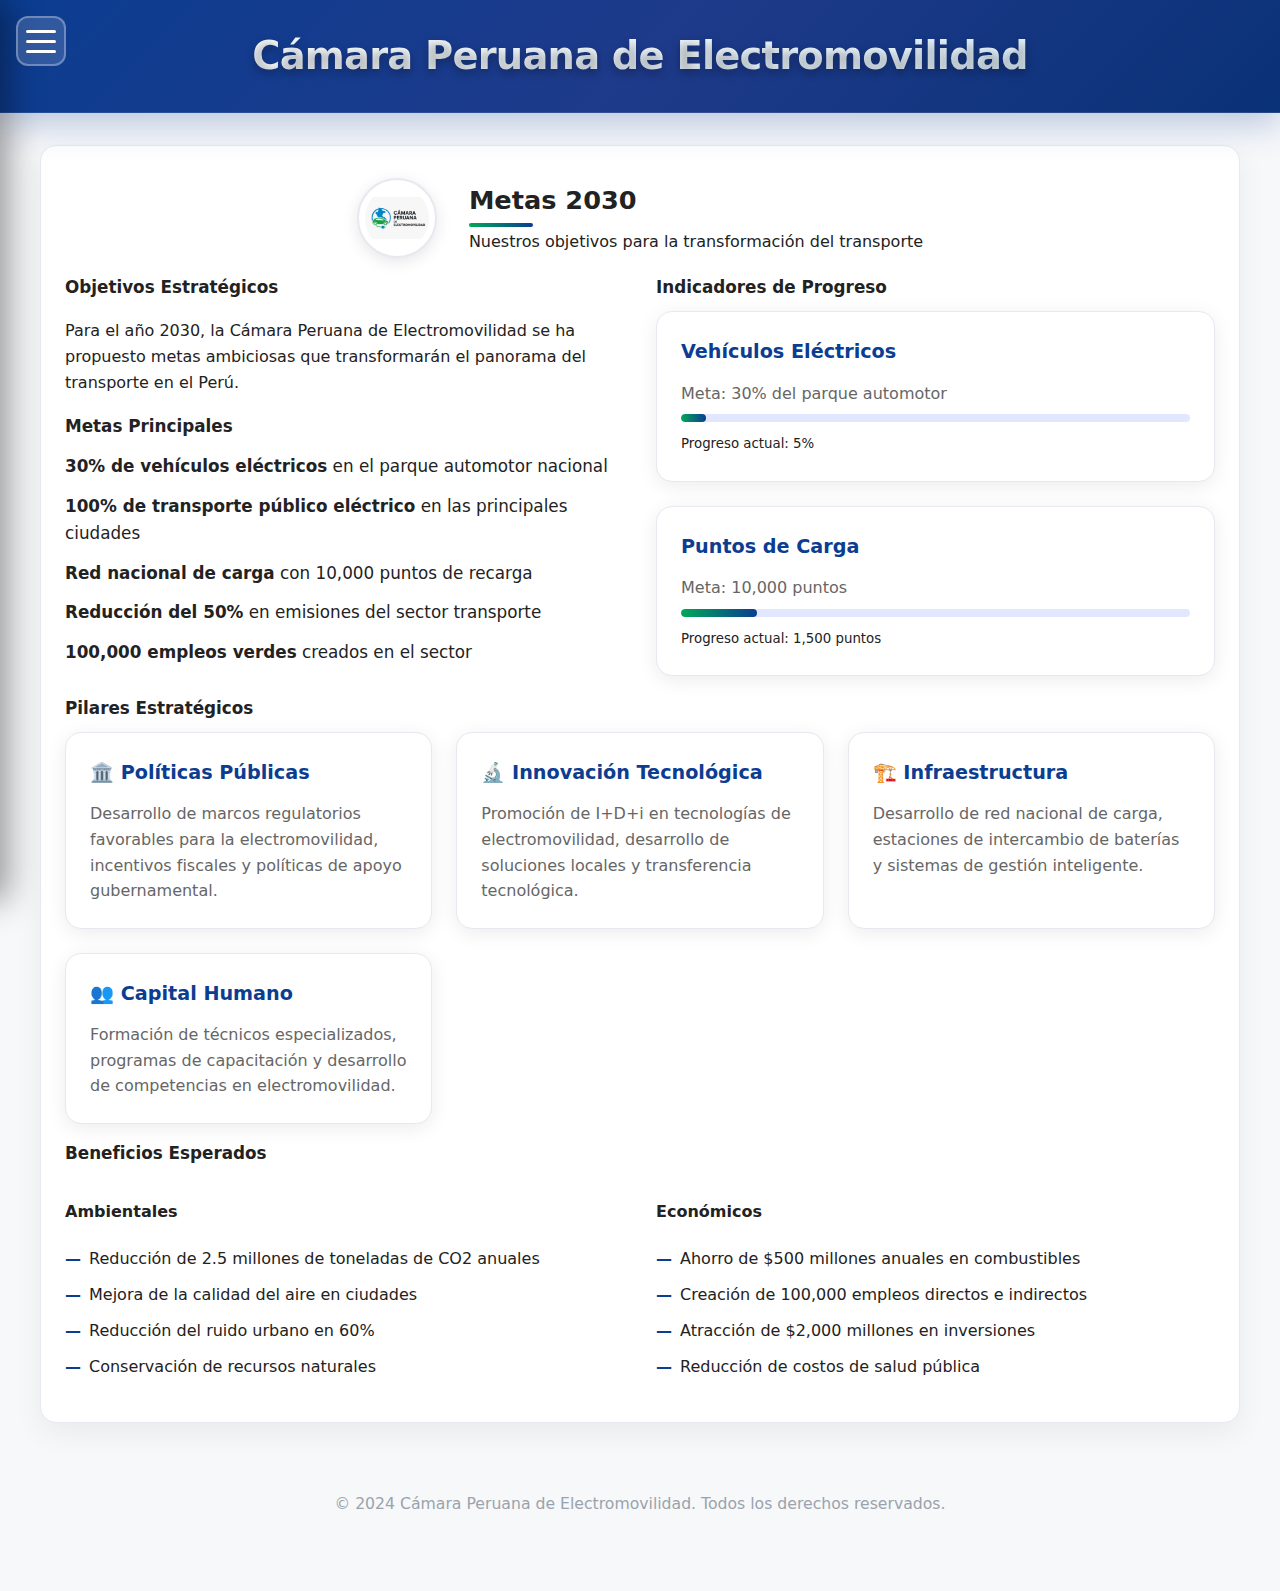
<file: metas-2030.html>
<!DOCTYPE html>
<html lang="es">
<head>
  <meta charset="UTF-8" />
  <meta name="viewport" content="width=device-width, initial-scale=1.0" />
  <title>Metas 2030 - Cámara Peruana de Electromovilidad</title>
  <meta name="description" content="Conoce las metas y objetivos de la Cámara Peruana de Electromovilidad para el año 2030, incluyendo la transición hacia un transporte sostenible." />
  <link rel="stylesheet" href="css/styles.css" />
  <link rel="stylesheet" href="css/components.css" />
</head>
<body>

  <!-- HEADER -->
  <header>
    <!-- Menú hamburguesa lateral -->
    <nav id="site-nav" aria-label="Navegación principal">
      <input type="checkbox" id="nav-check" class="nav-check" aria-label="Abrir menú" />
      <label for="nav-check" class="nav-burger" aria-label="Abrir menú" aria-controls="site-nav" aria-expanded="false">
        <span></span><span></span><span></span>
      </label>

      <!-- Menú desplegable lateral -->
      <div class="nav-menu">
        <div class="nav-header">
          <img src="img/logo.jpg" alt="Logo Cámara Peruana de Electromovilidad" class="nav-logo" />
          <h3>Cámara Peruana de Electromovilidad</h3>
        </div>
        
        <ul class="nav-list">
          <li><a href="index.html">🏠 Inicio</a></li>
          <li><a href="quienes-somos.html">👥 Quiénes Somos</a></li>
          <li><a href="electromovilidad.html">⚡ Electromovilidad</a></li>
          <li><a href="metas-2030.html">🎯 Metas 2030</a></li>
          <li><a href="hoja-ruta.html">🗺️ Hoja de Ruta</a></li>
          <li><a href="tco.html">💰 Coste Total de Propiedad (TCO)</a></li>
          <li><a href="infraestructura.html">🏗️ Infraestructura</a></li>
          <li><a href="hazte-parte.html">🤝 Hazte Parte</a></li>
          <li><a href="centro-conocimiento.html">📚 Centro de Conocimiento</a></li>
          <li><a href="proyectos.html">🚀 Proyectos</a></li>
          <li><a href="faq.html">❓ Preguntas Frecuentes</a></li>
          <li><a href="noticias.html">📰 Noticias</a></li>
          <li><a href="contacto.html">📞 Contacto</a></li>
        </ul>
      </div>
    </nav>

    <!-- Título principal centrado -->
    <div class="header-title">
      <h1>Cámara Peruana de Electromovilidad</h1>
    </div>
  </header>

  <!-- CONTENIDO PRINCIPAL -->
  <main>
    <section class="container">
      <div class="brand">
        <img src="img/logo.jpg" alt="Cámara Peruana de Electromovilidad" class="brand-logo small" />
        <div class="brand-copy">
          <h2>Metas 2030</h2>
          <p>Nuestros objetivos para la transformación del transporte</p>
        </div>
      </div>
      
      <div class="grid-2">
        <div>
          <h3>Objetivos Estratégicos</h3>
          <p>Para el año 2030, la Cámara Peruana de Electromovilidad se ha propuesto metas ambiciosas que transformarán el panorama del transporte en el Perú.</p>
          
          <h3>Metas Principales</h3>
          <ul class="list-check">
            <li><strong>30% de vehículos eléctricos</strong> en el parque automotor nacional</li>
            <li><strong>100% de transporte público eléctrico</strong> en las principales ciudades</li>
            <li><strong>Red nacional de carga</strong> con 10,000 puntos de recarga</li>
            <li><strong>Reducción del 50%</strong> en emisiones del sector transporte</li>
            <li><strong>100,000 empleos verdes</strong> creados en el sector</li>
          </ul>
        </div>
        
        <div>
          <h3>Indicadores de Progreso</h3>
          <div class="cards">
            <div class="card">
              <h4>Vehículos Eléctricos</h4>
              <p>Meta: 30% del parque automotor</p>
              <div class="progress-bar">
                <div class="progress-fill" style="width: 5%"></div>
              </div>
              <small>Progreso actual: 5%</small>
            </div>
            <div class="card">
              <h4>Puntos de Carga</h4>
              <p>Meta: 10,000 puntos</p>
              <div class="progress-bar">
                <div class="progress-fill" style="width: 15%"></div>
              </div>
              <small>Progreso actual: 1,500 puntos</small>
            </div>
          </div>
        </div>
      </div>

      <h3>Pilares Estratégicos</h3>
      <div class="cards">
        <div class="card">
          <h4>🏛️ Políticas Públicas</h4>
          <p>Desarrollo de marcos regulatorios favorables para la electromovilidad, incentivos fiscales y políticas de apoyo gubernamental.</p>
        </div>
        <div class="card">
          <h4>🔬 Innovación Tecnológica</h4>
          <p>Promoción de I+D+i en tecnologías de electromovilidad, desarrollo de soluciones locales y transferencia tecnológica.</p>
        </div>
        <div class="card">
          <h4>🏗️ Infraestructura</h4>
          <p>Desarrollo de red nacional de carga, estaciones de intercambio de baterías y sistemas de gestión inteligente.</p>
        </div>
        <div class="card">
          <h4>👥 Capital Humano</h4>
          <p>Formación de técnicos especializados, programas de capacitación y desarrollo de competencias en electromovilidad.</p>
        </div>
      </div>

      <h3>Beneficios Esperados</h3>
      <div class="grid-2">
        <div>
          <h4>Ambientales</h4>
          <ul class="list-dash">
            <li>Reducción de 2.5 millones de toneladas de CO2 anuales</li>
            <li>Mejora de la calidad del aire en ciudades</li>
            <li>Reducción del ruido urbano en 60%</li>
            <li>Conservación de recursos naturales</li>
          </ul>
        </div>
        <div>
          <h4>Económicos</h4>
          <ul class="list-dash">
            <li>Ahorro de $500 millones anuales en combustibles</li>
            <li>Creación de 100,000 empleos directos e indirectos</li>
            <li>Atracción de $2,000 millones en inversiones</li>
            <li>Reducción de costos de salud pública</li>
          </ul>
        </div>
      </div>
    </section>
  </main>

  <!-- FOOTER -->
  <footer>
    <p>&copy; 2024 Cámara Peruana de Electromovilidad. Todos los derechos reservados.</p>
  </footer>

  <script>
    (function(){
      // ---------------- MENÚ LATERAL ---------------- 
      const navCheck = document.getElementById('nav-check');
      const navBurger = document.querySelector('.nav-burger');
      
      if (navCheck && navBurger) {
        // Cerrar menú al hacer click en un enlace
        const navLinks = document.querySelectorAll('.nav-list a');
        navLinks.forEach(link => {
          link.addEventListener('click', () => {
            navCheck.checked = false;
          });
        });
        
        // Cerrar menú al hacer click fuera
        document.addEventListener('click', (e) => {
          if (!navCheck.contains(e.target) && !navBurger.contains(e.target)) {
            navCheck.checked = false;
          }
        });
        
        // Cerrar con Escape
        document.addEventListener('keydown', (e) => {
          if (e.key === 'Escape' && navCheck.checked) {
            navCheck.checked = false;
          }
        });
      }
    })();
  </script>
  
</body>
</html>
</file>
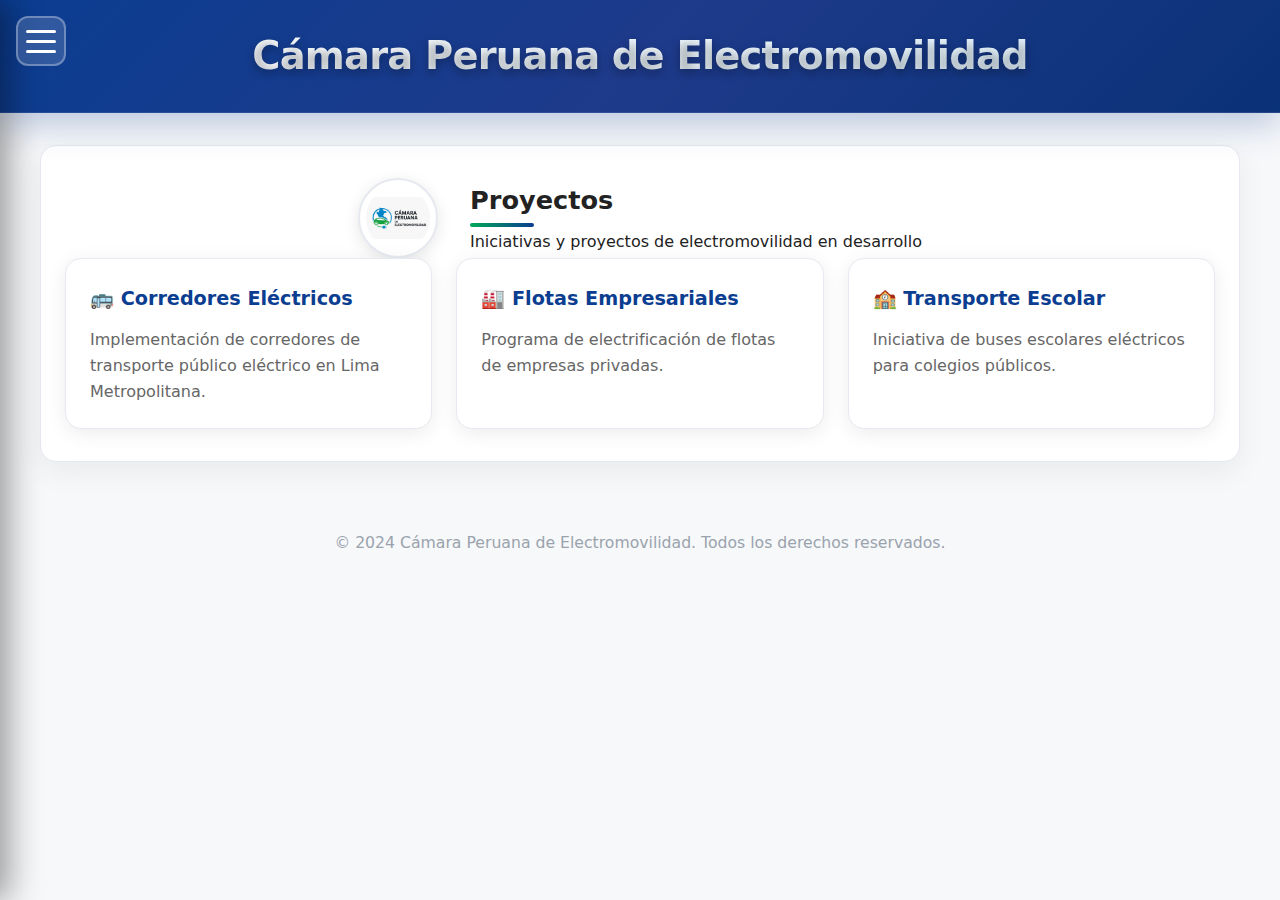
<file: proyectos.html>
<!DOCTYPE html>
<html lang="es">
<head>
  <meta charset="UTF-8" />
  <meta name="viewport" content="width=device-width, initial-scale=1.0" />
  <title>Proyectos - Cámara Peruana de Electromovilidad</title>
  <meta name="description" content="Proyectos de electromovilidad en el Perú. Iniciativas, programas y casos de éxito de la Cámara Peruana de Electromovilidad." />
  <link rel="stylesheet" href="css/styles.css" />
  <link rel="stylesheet" href="css/components.css" />
</head>
<body>
  <header>
    <nav id="site-nav" aria-label="Navegación principal">
      <input type="checkbox" id="nav-check" class="nav-check" aria-label="Abrir menú" />
      <label for="nav-check" class="nav-burger" aria-label="Abrir menú" aria-controls="site-nav" aria-expanded="false">
        <span></span><span></span><span></span>
      </label>
      <div class="nav-menu">
        <div class="nav-header">
          <img src="img/logo.jpg" alt="Logo Cámara Peruana de Electromovilidad" class="nav-logo" />
          <h3>Cámara Peruana de Electromovilidad</h3>
        </div>
        <ul class="nav-list">
          <li><a href="index.html">🏠 Inicio</a></li>
          <li><a href="quienes-somos.html">👥 Quiénes Somos</a></li>
          <li><a href="electromovilidad.html">⚡ Electromovilidad</a></li>
          <li><a href="metas-2030.html">🎯 Metas 2030</a></li>
          <li><a href="hoja-ruta.html">🗺️ Hoja de Ruta</a></li>
          <li><a href="tco.html">💰 Coste Total de Propiedad (TCO)</a></li>
          <li><a href="infraestructura.html">🏗️ Infraestructura</a></li>
          <li><a href="hazte-parte.html">🤝 Hazte Parte</a></li>
          <li><a href="centro-conocimiento.html">📚 Centro de Conocimiento</a></li>
          <li><a href="proyectos.html">🚀 Proyectos</a></li>
          <li><a href="faq.html">❓ Preguntas Frecuentes</a></li>
          <li><a href="noticias.html">📰 Noticias</a></li>
          <li><a href="contacto.html">📞 Contacto</a></li>
        </ul>
      </div>
    </nav>
    <div class="header-title">
      <h1>Cámara Peruana de Electromovilidad</h1>
    </div>
  </header>

  <main>
    <section class="container">
      <div class="brand">
        <img src="img/logo.jpg" alt="Cámara Peruana de Electromovilidad" class="brand-logo small" />
        <div class="brand-copy">
          <h2>Proyectos</h2>
          <p>Iniciativas y proyectos de electromovilidad en desarrollo</p>
        </div>
      </div>
      
      <div class="cards">
        <div class="card">
          <h4>🚌 Corredores Eléctricos</h4>
          <p>Implementación de corredores de transporte público eléctrico en Lima Metropolitana.</p>
        </div>
        <div class="card">
          <h4>🏭 Flotas Empresariales</h4>
          <p>Programa de electrificación de flotas de empresas privadas.</p>
        </div>
        <div class="card">
          <h4>🏫 Transporte Escolar</h4>
          <p>Iniciativa de buses escolares eléctricos para colegios públicos.</p>
        </div>
      </div>
    </section>
  </main>

  <footer>
    <p>&copy; 2024 Cámara Peruana de Electromovilidad. Todos los derechos reservados.</p>
  </footer>

  <script>
    (function(){
      const navCheck = document.getElementById('nav-check');
      const navBurger = document.querySelector('.nav-burger');
      
      if (navCheck && navBurger) {
        const navLinks = document.querySelectorAll('.nav-list a');
        navLinks.forEach(link => {
          link.addEventListener('click', () => {
            navCheck.checked = false;
          });
        });
        
        document.addEventListener('click', (e) => {
          if (!navCheck.contains(e.target) && !navBurger.contains(e.target)) {
            navCheck.checked = false;
          }
        });
        
        document.addEventListener('keydown', (e) => {
          if (e.key === 'Escape' && navCheck.checked) {
            navCheck.checked = false;
          }
        });
      }
    })();
  </script>
</body>
</html>
</file>
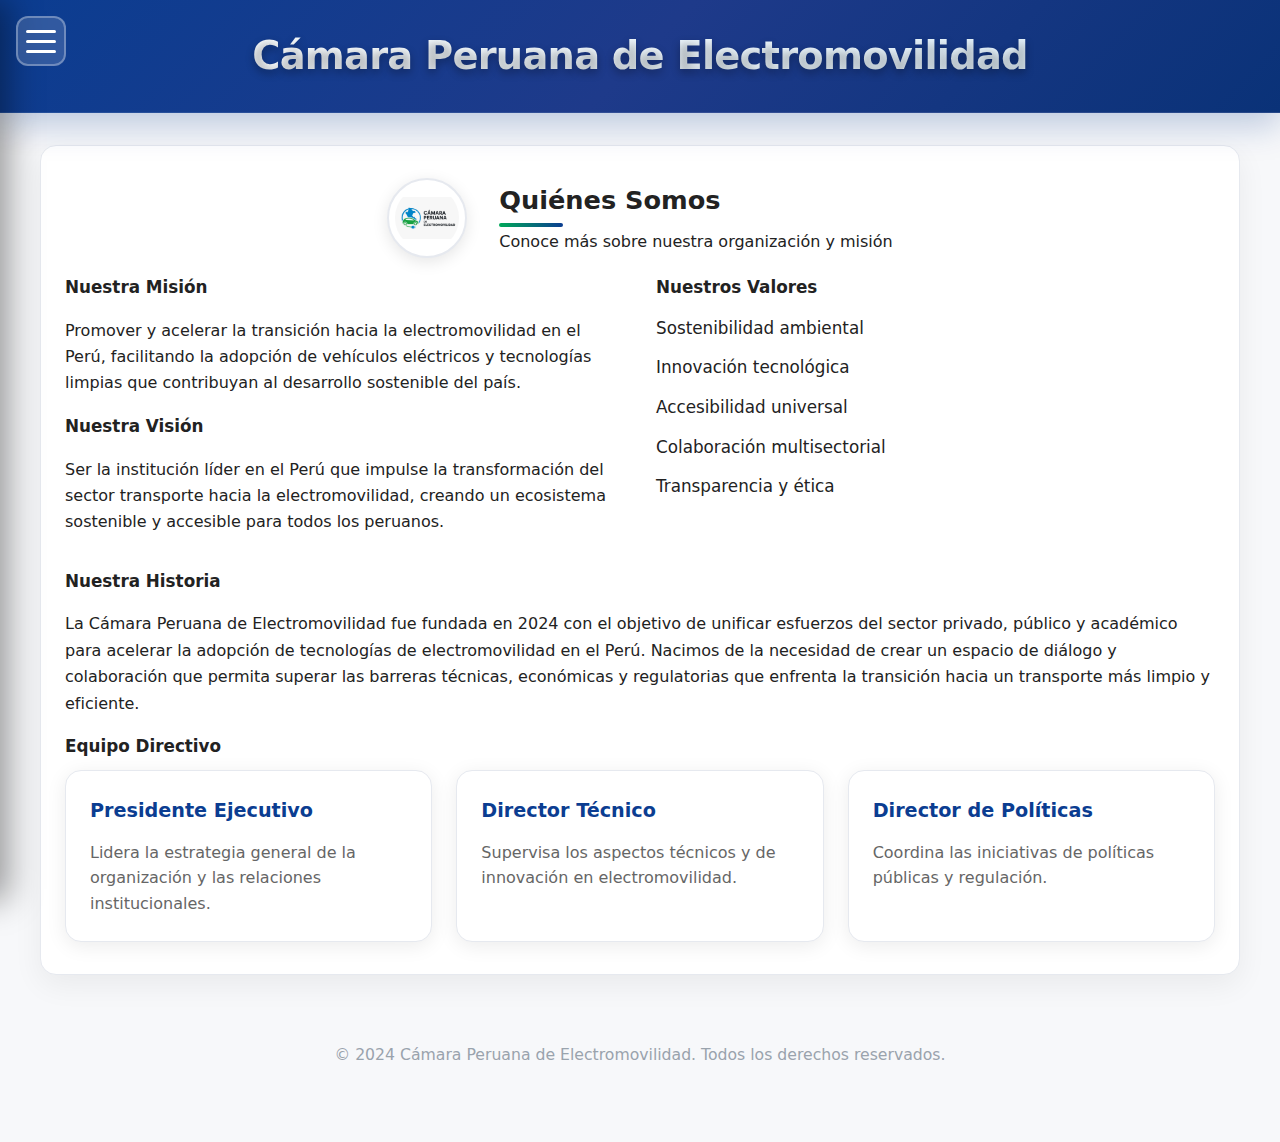
<file: quienes-somos.html>
<!DOCTYPE html>
<html lang="es">
<head>
  <meta charset="UTF-8" />
  <meta name="viewport" content="width=device-width, initial-scale=1.0" />
  <title>Quiénes Somos - Cámara Peruana de Electromovilidad</title>
  <meta name="description" content="Conoce más sobre la Cámara Peruana de Electromovilidad, nuestra misión, visión y objetivos para el futuro sostenible del transporte en Perú." />
  <link rel="stylesheet" href="css/styles.css" />
  <link rel="stylesheet" href="css/components.css" />
</head>
<body>

  <!-- HEADER -->
  <header>
    <!-- Menú hamburguesa lateral -->
    <nav id="site-nav" aria-label="Navegación principal">
      <input type="checkbox" id="nav-check" class="nav-check" aria-label="Abrir menú" />
      <label for="nav-check" class="nav-burger" aria-label="Abrir menú" aria-controls="site-nav" aria-expanded="false">
        <span></span><span></span><span></span>
      </label>

      <!-- Menú desplegable lateral -->
      <div class="nav-menu">
        <div class="nav-header">
          <img src="img/logo.jpg" alt="Logo Cámara Peruana de Electromovilidad" class="nav-logo" />
          <h3>Cámara Peruana de Electromovilidad</h3>
        </div>
        
        <ul class="nav-list">
          <li><a href="index.html"><span class="nav-icon">🏠</span> Inicio</a></li>
          <li><a href="quienes-somos.html"><span class="nav-icon">👥</span> Quiénes Somos</a></li>
          <li><a href="electromovilidad.html"><span class="nav-icon">⚡</span> Electromovilidad</a></li>
          <li><a href="metas-2030.html"><span class="nav-icon">🎯</span> Metas 2030</a></li>
          <li><a href="hoja-ruta.html"><span class="nav-icon">🗺️</span> Hoja de Ruta</a></li>
          <li><a href="tco.html"><span class="nav-icon">💰</span> Coste Total de Propiedad (TCO)</a></li>
          <li><a href="infraestructura.html"><span class="nav-icon">🏗️</span> Infraestructura</a></li>
          <li><a href="hazte-parte.html"><span class="nav-icon">🤝</span> Hazte Parte</a></li>
          <li><a href="centro-conocimiento.html"><span class="nav-icon">📚</span> Centro de Conocimiento</a></li>
          <li><a href="proyectos.html"><span class="nav-icon">🚀</span> Proyectos</a></li>
          <li><a href="faq.html"><span class="nav-icon">❓</span> Preguntas Frecuentes</a></li>
          <li><a href="noticias.html"><span class="nav-icon">📰</span> Noticias</a></li>
          <li><a href="contacto.html"><span class="nav-icon">📞</span> Contacto</a></li>
        </ul>
      </div>
    </nav>

    <!-- Título principal centrado -->
    <div class="header-title">
      <h1>Cámara Peruana de Electromovilidad</h1>
    </div>
  </header>

  <!-- CONTENIDO PRINCIPAL -->
  <main>
    <section class="container">
      <div class="brand">
        <img src="img/logo.jpg" alt="Cámara Peruana de Electromovilidad" class="brand-logo small" />
        <div class="brand-copy">
          <h2>Quiénes Somos</h2>
          <p>Conoce más sobre nuestra organización y misión</p>
        </div>
      </div>
      
      <div class="grid-2">
        <div>
          <h3>Nuestra Misión</h3>
          <p>Promover y acelerar la transición hacia la electromovilidad en el Perú, facilitando la adopción de vehículos eléctricos y tecnologías limpias que contribuyan al desarrollo sostenible del país.</p>
          
          <h3>Nuestra Visión</h3>
          <p>Ser la institución líder en el Perú que impulse la transformación del sector transporte hacia la electromovilidad, creando un ecosistema sostenible y accesible para todos los peruanos.</p>
        </div>
        
        <div>
          <h3>Nuestros Valores</h3>
          <ul class="list-check">
            <li>Sostenibilidad ambiental</li>
            <li>Innovación tecnológica</li>
            <li>Accesibilidad universal</li>
            <li>Colaboración multisectorial</li>
            <li>Transparencia y ética</li>
          </ul>
        </div>
      </div>

      <h3>Nuestra Historia</h3>
      <p>La Cámara Peruana de Electromovilidad fue fundada en 2024 con el objetivo de unificar esfuerzos del sector privado, público y académico para acelerar la adopción de tecnologías de electromovilidad en el Perú. Nacimos de la necesidad de crear un espacio de diálogo y colaboración que permita superar las barreras técnicas, económicas y regulatorias que enfrenta la transición hacia un transporte más limpio y eficiente.</p>

      <h3>Equipo Directivo</h3>
      <div class="cards">
        <div class="card">
          <h4>Presidente Ejecutivo</h4>
          <p>Lidera la estrategia general de la organización y las relaciones institucionales.</p>
        </div>
        <div class="card">
          <h4>Director Técnico</h4>
          <p>Supervisa los aspectos técnicos y de innovación en electromovilidad.</p>
        </div>
        <div class="card">
          <h4>Director de Políticas</h4>
          <p>Coordina las iniciativas de políticas públicas y regulación.</p>
        </div>
      </div>
    </section>
  </main>

  <!-- FOOTER -->
  <footer>
    <p>&copy; 2024 Cámara Peruana de Electromovilidad. Todos los derechos reservados.</p>
  </footer>

  <script>
    (function(){
      // ---------------- MENÚ LATERAL ---------------- 
      const navCheck = document.getElementById('nav-check');
      const navBurger = document.querySelector('.nav-burger');
      
      if (navCheck && navBurger) {
        // Cerrar menú al hacer click en un enlace
        const navLinks = document.querySelectorAll('.nav-list a');
        navLinks.forEach(link => {
          link.addEventListener('click', () => {
            navCheck.checked = false;
          });
        });
        
        // Cerrar menú al hacer click fuera
        document.addEventListener('click', (e) => {
          if (!navCheck.contains(e.target) && !navBurger.contains(e.target)) {
            navCheck.checked = false;
          }
        });
        
        // Cerrar con Escape
        document.addEventListener('keydown', (e) => {
          if (e.key === 'Escape' && navCheck.checked) {
            navCheck.checked = false;
          }
        });
      }
    })();
  </script>
  
</body>
</html>
</file>
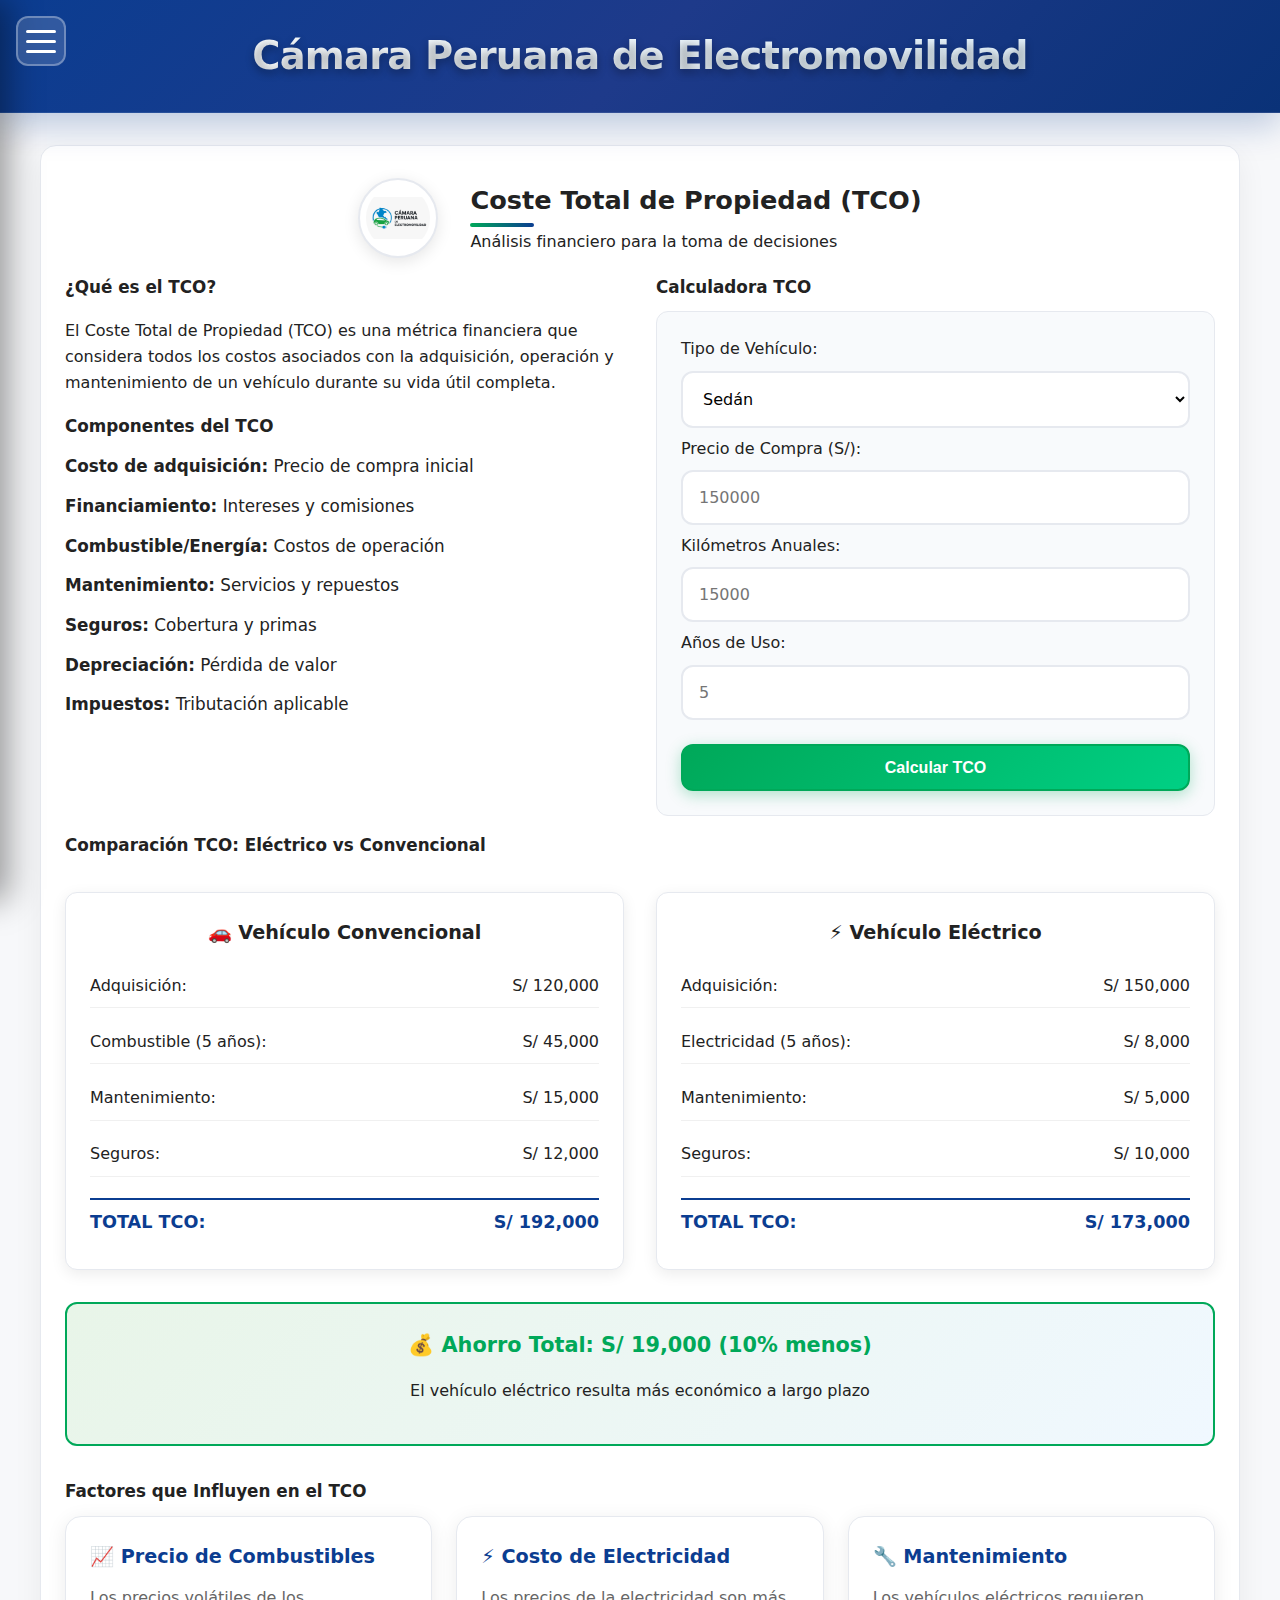
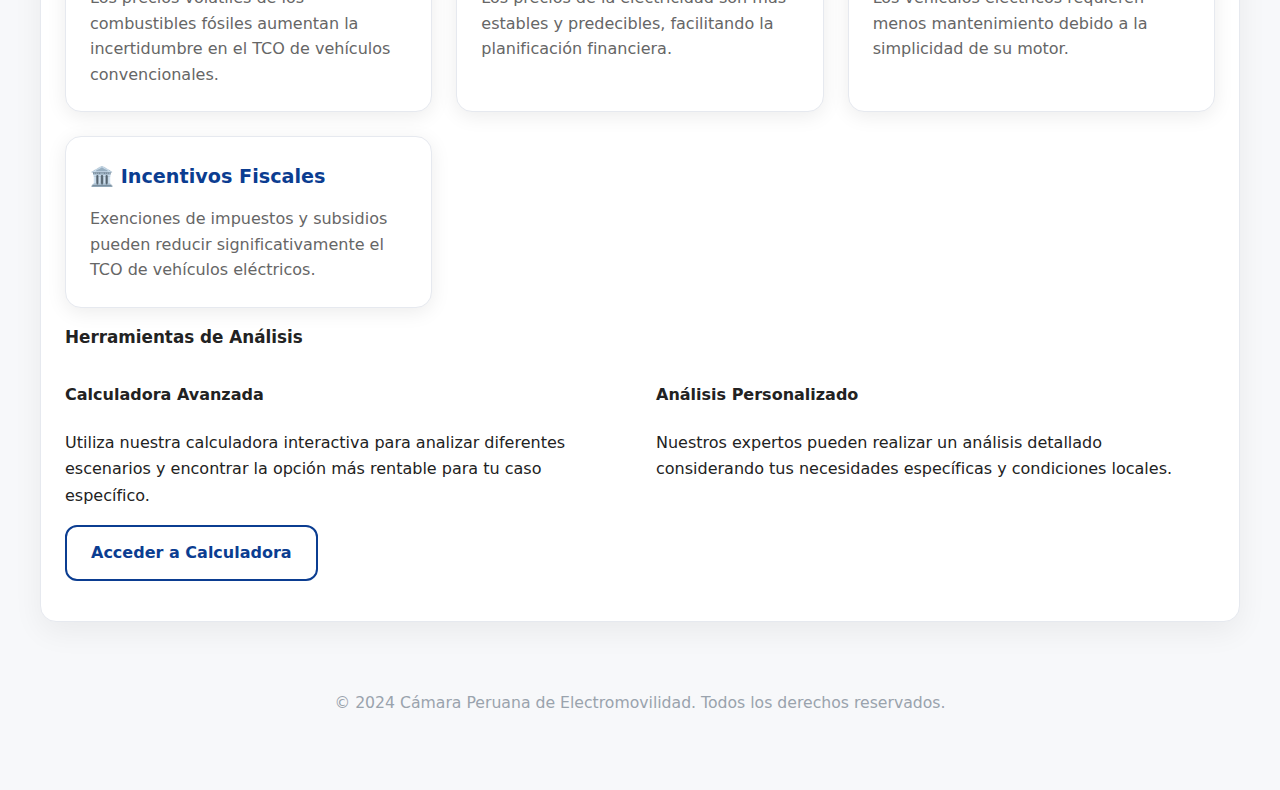
<file: tco.html>
<!DOCTYPE html>
<html lang="es">
<head>
  <meta charset="UTF-8" />
  <meta name="viewport" content="width=device-width, initial-scale=1.0" />
  <title>TCO - Coste Total de Propiedad - Cámara Peruana de Electromovilidad</title>
  <meta name="description" content="Calcula el Coste Total de Propiedad (TCO) de vehículos eléctricos vs convencionales. Herramientas y análisis para tomar decisiones informadas." />
  <link rel="stylesheet" href="css/styles.css" />
  <link rel="stylesheet" href="css/components.css" />
</head>
<body>

  <!-- HEADER -->
  <header>
    <!-- Menú hamburguesa lateral -->
    <nav id="site-nav" aria-label="Navegación principal">
      <input type="checkbox" id="nav-check" class="nav-check" aria-label="Abrir menú" />
      <label for="nav-check" class="nav-burger" aria-label="Abrir menú" aria-controls="site-nav" aria-expanded="false">
        <span></span><span></span><span></span>
      </label>

      <!-- Menú desplegable lateral -->
      <div class="nav-menu">
        <div class="nav-header">
          <img src="img/logo.jpg" alt="Logo Cámara Peruana de Electromovilidad" class="nav-logo" />
          <h3>Cámara Peruana de Electromovilidad</h3>
        </div>
        
        <ul class="nav-list">
          <li><a href="index.html">🏠 Inicio</a></li>
          <li><a href="quienes-somos.html">👥 Quiénes Somos</a></li>
          <li><a href="electromovilidad.html">⚡ Electromovilidad</a></li>
          <li><a href="metas-2030.html">🎯 Metas 2030</a></li>
          <li><a href="hoja-ruta.html">🗺️ Hoja de Ruta</a></li>
          <li><a href="tco.html">💰 Coste Total de Propiedad (TCO)</a></li>
          <li><a href="infraestructura.html">🏗️ Infraestructura</a></li>
          <li><a href="hazte-parte.html">🤝 Hazte Parte</a></li>
          <li><a href="centro-conocimiento.html">📚 Centro de Conocimiento</a></li>
          <li><a href="proyectos.html">🚀 Proyectos</a></li>
          <li><a href="faq.html">❓ Preguntas Frecuentes</a></li>
          <li><a href="noticias.html">📰 Noticias</a></li>
          <li><a href="contacto.html">📞 Contacto</a></li>
        </ul>
      </div>
    </nav>

    <!-- Título principal centrado -->
    <div class="header-title">
      <h1>Cámara Peruana de Electromovilidad</h1>
    </div>
  </header>

  <!-- CONTENIDO PRINCIPAL -->
  <main>
    <section class="container">
      <div class="brand">
        <img src="img/logo.jpg" alt="Cámara Peruana de Electromovilidad" class="brand-logo small" />
        <div class="brand-copy">
          <h2>Coste Total de Propiedad (TCO)</h2>
          <p>Análisis financiero para la toma de decisiones</p>
        </div>
      </div>
      
      <div class="grid-2">
        <div>
          <h3>¿Qué es el TCO?</h3>
          <p>El Coste Total de Propiedad (TCO) es una métrica financiera que considera todos los costos asociados con la adquisición, operación y mantenimiento de un vehículo durante su vida útil completa.</p>
          
          <h3>Componentes del TCO</h3>
          <ul class="list-check">
            <li><strong>Costo de adquisición:</strong> Precio de compra inicial</li>
            <li><strong>Financiamiento:</strong> Intereses y comisiones</li>
            <li><strong>Combustible/Energía:</strong> Costos de operación</li>
            <li><strong>Mantenimiento:</strong> Servicios y repuestos</li>
            <li><strong>Seguros:</strong> Cobertura y primas</li>
            <li><strong>Depreciación:</strong> Pérdida de valor</li>
            <li><strong>Impuestos:</strong> Tributación aplicable</li>
          </ul>
        </div>
        
        <div>
          <h3>Calculadora TCO</h3>
          <div class="tco-calculator">
            <form class="form">
              <label>Tipo de Vehículo:</label>
              <select name="tipo-vehiculo">
                <option value="sedan">Sedán</option>
                <option value="suv">SUV</option>
                <option value="hatchback">Hatchback</option>
                <option value="pickup">Pickup</option>
              </select>
              
              <label>Precio de Compra (S/):</label>
              <input type="number" name="precio" placeholder="150000" />
              
              <label>Kilómetros Anuales:</label>
              <input type="number" name="km-anuales" placeholder="15000" />
              
              <label>Años de Uso:</label>
              <input type="number" name="anos-uso" placeholder="5" />
              
              <button type="submit" class="btn btn-primary">Calcular TCO</button>
            </form>
          </div>
        </div>
      </div>

      <h3>Comparación TCO: Eléctrico vs Convencional</h3>
      <div class="tco-comparison">
        <div class="comparison-grid">
          <div class="comparison-item">
            <h4>🚗 Vehículo Convencional</h4>
            <div class="cost-breakdown">
              <div class="cost-item">
                <span>Adquisición:</span>
                <span>S/ 120,000</span>
              </div>
              <div class="cost-item">
                <span>Combustible (5 años):</span>
                <span>S/ 45,000</span>
              </div>
              <div class="cost-item">
                <span>Mantenimiento:</span>
                <span>S/ 15,000</span>
              </div>
              <div class="cost-item">
                <span>Seguros:</span>
                <span>S/ 12,000</span>
              </div>
              <div class="cost-item total">
                <span><strong>TOTAL TCO:</strong></span>
                <span><strong>S/ 192,000</strong></span>
              </div>
            </div>
          </div>
          
          <div class="comparison-item">
            <h4>⚡ Vehículo Eléctrico</h4>
            <div class="cost-breakdown">
              <div class="cost-item">
                <span>Adquisición:</span>
                <span>S/ 150,000</span>
              </div>
              <div class="cost-item">
                <span>Electricidad (5 años):</span>
                <span>S/ 8,000</span>
              </div>
              <div class="cost-item">
                <span>Mantenimiento:</span>
                <span>S/ 5,000</span>
              </div>
              <div class="cost-item">
                <span>Seguros:</span>
                <span>S/ 10,000</span>
              </div>
              <div class="cost-item total">
                <span><strong>TOTAL TCO:</strong></span>
                <span><strong>S/ 173,000</strong></span>
              </div>
            </div>
          </div>
        </div>
        
        <div class="savings-highlight">
          <h4>💰 Ahorro Total: S/ 19,000 (10% menos)</h4>
          <p>El vehículo eléctrico resulta más económico a largo plazo</p>
        </div>
      </div>

      <h3>Factores que Influyen en el TCO</h3>
      <div class="cards">
        <div class="card">
          <h4>📈 Precio de Combustibles</h4>
          <p>Los precios volátiles de los combustibles fósiles aumentan la incertidumbre en el TCO de vehículos convencionales.</p>
        </div>
        <div class="card">
          <h4>⚡ Costo de Electricidad</h4>
          <p>Los precios de la electricidad son más estables y predecibles, facilitando la planificación financiera.</p>
        </div>
        <div class="card">
          <h4>🔧 Mantenimiento</h4>
          <p>Los vehículos eléctricos requieren menos mantenimiento debido a la simplicidad de su motor.</p>
        </div>
        <div class="card">
          <h4>🏛️ Incentivos Fiscales</h4>
          <p>Exenciones de impuestos y subsidios pueden reducir significativamente el TCO de vehículos eléctricos.</p>
        </div>
      </div>

      <h3>Herramientas de Análisis</h3>
      <div class="grid-2">
        <div>
          <h4>Calculadora Avanzada</h4>
          <p>Utiliza nuestra calculadora interactiva para analizar diferentes escenarios y encontrar la opción más rentable para tu caso específico.</p>
          <a href="#" class="btn">Acceder a Calculadora</a>
        </div>
        <div>
          <h4>Análisis Personalizado</h4>
          <p>Nuestros expertos pueden realizar un análisis detallado considerando tus necesidades específicas y condiciones locales.</p>
          <a href="contacto.html" class="btn btn-outline">Solicitar Análisis</a>
        </div>
      </div>
    </section>
  </main>

  <!-- FOOTER -->
  <footer>
    <p>&copy; 2024 Cámara Peruana de Electromovilidad. Todos los derechos reservados.</p>
  </footer>

  <script>
    (function(){
      // ---------------- MENÚ LATERAL ---------------- 
      const navCheck = document.getElementById('nav-check');
      const navBurger = document.querySelector('.nav-burger');
      
      if (navCheck && navBurger) {
        // Cerrar menú al hacer click en un enlace
        const navLinks = document.querySelectorAll('.nav-list a');
        navLinks.forEach(link => {
          link.addEventListener('click', () => {
            navCheck.checked = false;
          });
        });
        
        // Cerrar menú al hacer click fuera
        document.addEventListener('click', (e) => {
          if (!navCheck.contains(e.target) && !navBurger.contains(e.target)) {
            navCheck.checked = false;
          }
        });
        
        // Cerrar con Escape
        document.addEventListener('keydown', (e) => {
          if (e.key === 'Escape' && navCheck.checked) {
            navCheck.checked = false;
          }
        });
      }
    })();
  </script>
  
</body>
</html>
</file>
<file: css/styles.css>
:root{
  --azul:#0b3d91;
  --azul-600:#0a3278;
  --verde:#00a859;
  --verde-600:#00914d;
  --gris:#f7f8fa;
  --gris-2:#f2f5f9;
  --texto:#222;
  --borde:#e6e9ef;
  --shadow:0 10px 30px rgba(0,0,0,.06);
  --radius:16px;
}

/* Reset y tipografía base */
*{box-sizing:border-box}
html{scroll-behavior:smooth}
body{
  margin:0; font-family:system-ui, Arial, sans-serif;
  color:var(--texto); background:var(--gris); line-height:1.65;
  -webkit-font-smoothing:antialiased; -moz-osx-font-smoothing:grayscale;
  text-rendering:optimizeLegibility;
}
h1,h2{line-height:1.25}
h1{font-size:clamp(1.8rem, 2.5vw, 2.4rem)}
h2{font-size:clamp(1.4rem, 1.8vw, 1.8rem)}
h3{font-size:clamp(1.05rem, 1.2vw, 1.2rem)}

/* Header: nuevo diseño con menú lateral */
header{
  background: linear-gradient(135deg, var(--azul) 0%, #1e3a8a 50%, var(--azul-600) 100%);
  color:#fff;
  display:flex; align-items:center; justify-content:center;
  position:relative;
  padding: 2rem 1.5rem;
  position:sticky; top:0; z-index:20;
  box-shadow: 0 12px 32px rgba(11,61,145,.25);
  min-height: 90px;
  backdrop-filter: blur(10px);
  border-bottom: 1px solid rgba(255,255,255,.1);
}

/* Título principal centrado */
.header-title {
  text-align: center;
  flex: 1;
}

.header-title h1 {
  margin: 0;
  font-size: clamp(1.6rem, 3.5vw, 2.4rem);
  font-weight: 900;
  text-shadow: 0 4px 8px rgba(0,0,0,.3);
  letter-spacing: -0.02em;
  background: linear-gradient(135deg, #ffffff 0%, #e0f2fe 100%);
  -webkit-background-clip: text;
  -webkit-text-fill-color: transparent;
  background-clip: text;
}

/* --- Menú lateral hamburguesa --- */
#site-nav {
  position: fixed;
  top: 0;
  left: 0;
  z-index: 1000;
}

.nav-check {
  display: none;
}

.nav-burger {
  position: fixed;
  top: 1rem;
  left: 1rem;
  z-index: 1001;
  display: flex;
  flex-direction: column;
  justify-content: space-around;
  width: 50px;
  height: 50px;
  background: rgba(255,255,255,.15);
  border: 2px solid rgba(255,255,255,.3);
  border-radius: 12px;
  cursor: pointer;
  padding: 8px;
  backdrop-filter: blur(10px);
  transition: all 0.3s ease;
}

.nav-burger:hover {
  background: rgba(255,255,255,.25);
  transform: scale(1.05);
}

.nav-burger span {
  display: block;
  height: 3px;
  width: 100%;
  background: #fff;
  border-radius: 2px;
  transition: all 0.3s ease;
}

/* Animación del botón hamburguesa */
.nav-check:checked ~ .nav-burger span:nth-child(1) {
  transform: translateY(8px) rotate(45deg);
}

.nav-check:checked ~ .nav-burger span:nth-child(2) {
  opacity: 0;
}

.nav-check:checked ~ .nav-burger span:nth-child(3) {
  transform: translateY(-8px) rotate(-45deg);
}

/* Menú lateral desplegable */
.nav-menu {
  position: fixed;
  top: 0;
  left: -380px;
  width: 380px;
  height: 100vh;
  background: linear-gradient(180deg, var(--azul) 0%, #1e3a8a 50%, var(--azul-600) 100%);
  box-shadow: 8px 0 32px rgba(0,0,0,.4);
  transition: left 0.4s cubic-bezier(0.4, 0, 0.2, 1);
  overflow-y: auto;
  z-index: 999;
  backdrop-filter: blur(20px);
  border-right: 1px solid rgba(255,255,255,.1);
}

.nav-check:checked ~ .nav-menu {
  left: 0;
}

/* Header del menú lateral */
.nav-header {
  padding: 2.5rem 2rem 1.5rem;
  border-bottom: 1px solid rgba(255,255,255,.15);
  text-align: center;
  background: linear-gradient(135deg, rgba(255,255,255,.05) 0%, rgba(255,255,255,.02) 100%);
  backdrop-filter: blur(10px);
}

.nav-logo {
  width: 120px;
  height: 120px;
  border-radius: 50%;
  object-fit: cover;
  background: #fff;
  padding: 8px;
  margin-bottom: 1.5rem;
  box-shadow: 0 12px 32px rgba(0,0,0,.4);
  border: 4px solid rgba(255,255,255,.3);
  transition: transform 0.3s ease, box-shadow 0.3s ease;
}

.nav-logo:hover {
  transform: scale(1.08);
  box-shadow: 0 16px 40px rgba(0,0,0,.5);
}

.nav-header h3 {
  margin: 0;
  font-size: 1.2rem;
  font-weight: 800;
  color: #fff;
  line-height: 1.4;
  text-shadow: 0 2px 4px rgba(0,0,0,.3);
  letter-spacing: -0.01em;
}

/* Lista de navegación lateral */
.nav-list {
  list-style: none;
  margin: 0;
  padding: 1rem 0;
}

.nav-list li {
  margin: 0;
}

.nav-list a {
  display: block;
  padding: 1.2rem 2rem;
  color: #fff;
  text-decoration: none;
  font-weight: 600;
  font-size: 1.05rem;
  border-left: 4px solid transparent;
  transition: all 0.3s cubic-bezier(0.4, 0, 0.2, 1);
  position: relative;
  letter-spacing: 0.01em;
}

.nav-list a:hover {
  background: linear-gradient(135deg, rgba(255,255,255,.12) 0%, rgba(255,255,255,.08) 100%);
  border-left-color: #fff;
  transform: translateX(8px);
  box-shadow: inset 0 0 20px rgba(255,255,255,.1);
}

.nav-list a:active {
  transform: translateX(4px);
}

.nav-list a:focus-visible {
  outline: 2px solid #fff;
  outline-offset: -2px;
}

/* Overlay para cerrar menú al hacer click fuera */
.nav-check:checked ~ .nav-menu::before {
  content: '';
  position: fixed;
  top: 0;
  left: 0;
  right: 0;
  bottom: 0;
  background: rgba(0,0,0,.5);
  z-index: -1;
}

/* Layout contenedor (más ancho y sombra suave) */
.container{
  background:#fff; border:1px solid var(--borde); border-radius:var(--radius);
  max-width:1100px; margin:2rem auto; padding:2rem 1.5rem;
  box-shadow: var(--shadow);
}

/* Titulares con acento (rayita) */
.container h2{
  margin:.25rem 0 1rem; position:relative; padding-bottom:.25rem;
}
.container h2::after{
  content:""; position:absolute; left:0; bottom:-6px; width:64px; height:4px;
  background: linear-gradient(90deg, var(--verde), var(--azul));
  border-radius:4px;
}

/* Subtítulos */
h3{margin:1rem 0 .6rem}

/* Grids */
.grid-2{display:grid; grid-template-columns:1fr 1fr; gap:1.25rem}
@media (max-width:900px){.grid-2{grid-template-columns:1fr}}

.cards{display:grid; grid-template-columns:repeat(auto-fit,minmax(240px,1fr)); gap:1.1rem}
.card{
  border:1px solid var(--borde); border-radius:14px; padding:1rem; background:#fff;
  box-shadow:0 6px 16px rgba(0,0,0,.04);
  transition: transform .12s ease, box-shadow .12s ease;
}
.card:hover{transform:translateY(-3px); box-shadow:0 14px 28px rgba(0,0,0,.08)}
.card .tag{font-size:.92rem; color:#555}

/* Chips y listas */
.chips{display:flex; flex-wrap:wrap; gap:.5rem; padding:0; list-style:none}
.chips li{
  background:#eef4ff; border:1px solid #dce6ff; padding:.35rem .6rem; border-radius:999px;
}
.list-check, .list-dash{padding-left:0; margin:.4rem 0}
.list-check li{margin:.25rem 0; list-style:none}
.list-dash  li{margin:.25rem 0; list-style:none}

/* Banner más legible + tipografía fluida */
.banner{
  background:linear-gradient(135deg, rgba(11,61,145,.95), rgba(0,168,89,.85)), url('../img/banner.jpg') center/cover no-repeat;
  color:#fff; text-align:center; padding: clamp(3rem, 8vw, 6rem) 1.25rem;
}
.banner h1{margin:0 0 .85rem; font-size:clamp(1.9rem, 3vw, 2.6rem)}
.banner p{max-width:900px; margin:0 auto 1.6rem; font-size:clamp(1rem, 1.2vw, 1.1rem)}
.botones .btn{margin:.25rem}

/* Botones */
.btn{
  display:inline-block; padding:.75rem 1rem; border-radius:10px; border:2px solid var(--azul);
  background:#fff; color:var(--azul); text-decoration:none; font-weight:800;
  transition:transform .12s ease, box-shadow .12s ease, filter .12s ease, background .12s ease, color .12s ease;
}
.btn:hover{filter:brightness(.98); transform:translateY(-1px); box-shadow:0 8px 18px rgba(0,0,0,.12)}
.btn:active{transform:translateY(0)}
.btn:focus-visible{outline:3px solid rgba(11,61,145,.35); outline-offset:2px}

.btn-primary{background:var(--verde); border-color:var(--verde); color:#fff}
.btn-primary:hover{background:var(--verde-600)}
.btn-outline{background:transparent; color:#fff; border-color:#fff}
.btn-outline:hover{background:rgba(255,255,255,.15)}

/* Formulario más pro */
.form input, .form textarea{
  width:100%; padding:.9rem; border:1px solid var(--borde); border-radius:10px; margin:.45rem 0;
  background:#fff; transition: box-shadow .12s ease, border-color .12s ease;
}
.form input:focus, .form textarea:focus{
  border-color:#b9c7ff; box-shadow:0 0 0 4px rgba(87,114,255,.15); outline:none;
}
.form button{width:100%}

/* Noticias */
.news{margin:0; padding-left:1.2rem}
.news li{margin:.44rem 0}

/* Footer */
footer{
  text-align:center; color:#9aa3ad; padding:1.25rem; margin:1.5rem 0 2.4rem;
  font-size:.98rem;
}

/* Bloque de MARCA (logo grande) */
.brand{display:flex; align-items:center; gap:2rem; justify-content:center}
.brand-logo{
  width:400px; height:auto; object-fit:contain; background:#fff;
  border:2px solid var(--borde); border-radius:28px; padding:20px; 
  box-shadow: 0 12px 32px rgba(0,0,0,.15);
  transition: transform 0.3s ease, box-shadow 0.3s ease;
}

.brand-logo:hover {
  transform: scale(1.02);
  box-shadow: 0 16px 40px rgba(0,0,0,.2);
}

/* Logo pequeño para otras páginas */
.brand-logo.small {
  width: 80px;
  height: 80px;
  border-radius: 50%;
  padding: 6px;
  box-shadow: 0 4px 16px rgba(0,0,0,.1);
}

.brand-logo.small:hover {
  transform: scale(1.08);
  box-shadow: 0 8px 24px rgba(0,0,0,.2);
}
.brand-copy{text-align:left}
.brand-copy h2{margin:.25rem 0 .5rem; font-size:clamp(1.4rem, 2vw, 2rem)}
.brand-copy p{margin:0}
@media (max-width:900px){
  .brand{flex-direction:column; text-align:center}
  .brand-copy{text-align:center}
  .brand-logo{width:100px; height:100px}
}

@media (max-width: 480px) {
  .brand-logo {
    width: 80px;
    height: 80px;
    padding: 6px;
  }
}

/* Electromovilidad con imagen lateral */
.electro{
  display:grid; grid-template-columns: 1.5fr 1fr; gap:2rem; align-items:center;
}
.electro-img img{
  width:100%; border-radius:14px; box-shadow:0 6px 18px rgba(0,0,0,.08); object-fit:cover;
}
@media (max-width:900px){
  .electro{grid-template-columns:1fr}
  .electro-img{margin-top:1rem}
}

/* Carrusel de Proyectos */
.proyectos-head{display:flex; align-items:center; justify-content:space-between; gap:1rem}
.proyectos-head .muted{color:#666; margin:0}

.slider{
  margin-top:1rem;
  display:grid; grid-auto-flow:column; grid-auto-columns:minmax(280px, 360px);
  gap:1rem; overflow-x:auto; padding: .25rem 0 .75rem;
  scroll-snap-type:x mandatory; scrollbar-width:thin;
}
.slider::-webkit-scrollbar{height:8px}
.slider::-webkit-scrollbar-thumb{background:#c9d4e6; border-radius:8px}

.project-card{
  scroll-snap-align:start; background:#fff; border:1px solid var(--borde);
  border-radius:14px; overflow:hidden; box-shadow:0 8px 20px rgba(0,0,0,.05);
  transition: transform .12s ease, box-shadow .12s ease;
}
.project-card:hover{transform:translateY(-3px); box-shadow:0 16px 28px rgba(0,0,0,.09)}
.project-card img{width:100%; height:200px; object-fit:cover; display:block}
.project-info{padding:1rem}
.project-info .tag{font-size:.9rem; color:#555}

/* Controles del carrusel */
.slider-controls{display:flex; gap:.5rem}
.slider-btn{
  background:#fff; color:var(--azul); border:1px solid var(--borde);
  padding:.45rem .75rem; border-radius:10px; cursor:pointer; font-weight:800;
  box-shadow:0 4px 10px rgba(0,0,0,.05);
  transition: background .12s ease, transform .12s ease;
}
.slider-btn:hover{background:#f0f4ff; transform:translateY(-1px)}

/* Alternancia sutil de secciones (opcional: aplica a contenedores de segundo nivel) */
.container:nth-of-type(odd){
  background: #fff;
}
.container:nth-of-type(even){
  background: linear-gradient(180deg, #ffffff, #fbfcff);
}

/* Estados de foco globales */
a:focus-visible, button:focus-visible, input:focus-visible, textarea:focus-visible{
  outline:3px solid rgba(11,61,145,.25); outline-offset:2px;
  border-radius:8px;
}

/* Animaciones: respetar usuarios con reduce-motion */
@media (prefers-reduced-motion: reduce){
  *{animation:none!important; transition:none!important; scroll-behavior:auto!important}
}

/* ---------- Nav responsive (hamburguesa) ---------- */
@media (max-width: 980px){
  /* muestra hamburguesa, oculta nav en línea */
  .nav-burger{display:flex}
  nav{
    position: fixed; top:70px; right:16px; left:16px; z-index:19;
    background:#ffffff; color:#222; border:1px solid var(--borde);
    border-radius:14px; padding:.6rem; box-shadow:0 16px 30px rgba(0,0,0,.12);
    transform: translateY(-16px); opacity:0; pointer-events:none;
    transition:opacity .15s ease, transform .15s ease;
  }
  nav ul{flex-direction:column; gap:.25rem}
  nav a{color:var(--azul); padding:.7rem .8rem; border-radius:10px; font-weight:800}
  nav a:hover{background:#f4f7ff}

  /* toggle abierto */
  .nav-check:checked ~ .nav-burger span:nth-child(1){transform:translateY(6px) rotate(45deg)}
  .nav-check:checked ~ .nav-burger span:nth-child(2){opacity:0}
  .nav-check:checked ~ .nav-burger span:nth-child(3){transform:translateY(-6px) rotate(-45deg)}
  .nav-check:checked ~ nav{
    opacity:1; transform: translateY(0); pointer-events:auto;
  }
}

/* Pequeñas mejoras de layout en header en pantallas estrechas */
@media (max-width: 480px){
  header{padding:.7rem .9rem}
}

/* --- “Más” (dropdown de overflow) --- */
/* Esta regla se eliminó para permitir el diseño vertical del menú lateral */
.nav-list > li{white-space:nowrap}

.nav-more{position:relative; display:none;}        /* oculto si no hay overflow */
.more-btn{
  background:rgba(255,255,255,.12); color:#fff; border:1px solid rgba(255,255,255,.25);
  padding:.5rem .7rem; border-radius:10px; font-weight:800; cursor:pointer;
}
.more-btn:hover{background:rgba(255,255,255,.18)}
.more-menu{
  position:absolute; right:0; top:calc(100% + 8px);
  min-width:220px; background:#ffffff; border:1px solid var(--borde);
  border-radius:12px; box-shadow:0 18px 36px rgba(0,0,0,.14);
  padding:.4rem; margin:0; list-style:none; display:none; z-index:30;
}
.more-menu li a{
  display:block; padding:.6rem .7rem; border-radius:8px; color:var(--azul);
  font-weight:800; text-decoration:none;
}
.more-menu li a:hover{background:#f4f7ff}

/* estado abierto (lo activa el JS con .open) */
.nav-more.open .more-menu{display:block}

/* accesibilidad teclado */
.more-btn:focus-visible{outline:3px solid rgba(255,255,255,.7); outline-offset:2px}
.more-menu a:focus-visible{outline:3px solid rgba(11,61,145,.25); outline-offset:2px}

/* integra con tu hamburguesa en móvil: en pantallas chicas, no usamos el “Más” */
@media (max-width:980px){
  .nav-more{display:none !important;}
}

/* ====== ADD-ON: NAV OVERFLOW “MÁS” (solo añadir, sin reemplazar) ====== */

/* La lista puede scrollear en casos límite de zoom */
/* Reglas eliminadas para permitir diseño vertical del menú lateral */

/* Botón Más (se muestra si hay overflow; lo gestiona el JS) */
.nav-more{position:relative; display:none}
.more-btn{
  background:rgba(255,255,255,.12); color:#fff; border:1px solid rgba(255,255,255,.25);
  padding:.5rem .7rem; border-radius:10px; font-weight:800; cursor:pointer;
}
.more-btn:hover{background:rgba(255,255,255,.18)}
.more-btn:focus-visible{outline:3px solid rgba(255,255,255,.7); outline-offset:2px}

/* 1) Desktop grande: mega-menú ancho que cae desde el header */
@media (min-width: 1200px){
  .more-menu{
    position:fixed; left:16px; right:16px; top:calc(70px + 6px); /* ajusta 70px si tu header es más alto */
    max-height:60vh; overflow:auto;
    background:#fff; border:1px solid var(--borde); border-radius:14px;
    padding:.8rem; margin:0; list-style:none; display:none; z-index:60;
    box-shadow:0 22px 50px rgba(0,0,0,.18);
    display:grid; grid-template-columns:repeat(auto-fit, minmax(180px, 1fr)); gap:.5rem;
  }
  .more-menu li{list-style:none}
  .more-menu a{
    display:block; padding:.7rem .8rem; border-radius:10px;
    background:#f7f9ff; border:1px solid #e6ecff; color:var(--azul); font-weight:800; text-decoration:none;
  }
  .more-menu a:hover{background:#eef4ff}
  .nav-more.open .more-menu{display:grid}
}

/* 2) Desktop/Tablet medio: dropdown compacto pegado al botón */
@media (min-width: 980px) and (max-width:1199.98px){
  .more-menu{
    position:absolute; right:0; top:calc(100% + 8px);
    min-width:240px; max-height:60vh; overflow:auto;
    background:#fff; border:1px solid var(--borde); border-radius:12px;
    padding:.4rem; margin:0; list-style:none; display:none; z-index:60;
    box-shadow:0 18px 36px rgba(0,0,0,.14);
  }
  .more-menu li{list-style:none}
  .more-menu a{
    display:block; padding:.65rem .75rem; border-radius:8px; color:var(--azul);
    font-weight:800; text-decoration:none;
  }
  .more-menu a:hover{background:#f4f7ff}
  .nav-more.open .more-menu{display:block}
}

/* 3) Móvil: no usamos “Más”, manda la hamburguesa */
@media (max-width: 979.98px){
  .nav-more{display:none !important}
}

/* asegurar stacking del header por encima del mega-menú */
header{ position:sticky; top:0; z-index:50 }

/* opcional: compactar un poco el header en anchos medios */
@media (min-width:980px) and (max-width:1199.98px){
  .nav-list{ gap:.8rem }
  nav a{ padding:.4rem .5rem }
}

/* Responsividad para móviles */
@media (max-width: 768px) {
  .nav-burger {
    width: 45px;
    height: 45px;
    top: 0.8rem;
    left: 0.8rem;
  }
  
  .nav-menu {
    width: 100vw;
    left: -100vw;
  }
  
  .header-title h1 {
    font-size: clamp(1.2rem, 4vw, 1.8rem);
  }
  
  header {
    padding: 1rem 0.8rem;
    min-height: 70px;
  }
  
  /* Mejorar contenedores en móvil */
  .container {
    margin: 1rem 0.5rem;
    padding: 1rem;
  }
  
  /* Grids responsivos */
  .grid-2 {
    grid-template-columns: 1fr;
    gap: 1rem;
  }
  
  /* Botones más grandes en móvil */
  .btn {
    padding: 1rem 1.5rem;
    font-size: 1.1rem;
  }
}

@media (max-width: 480px) {
  .nav-burger {
    width: 40px;
    height: 40px;
    top: 0.6rem;
    left: 0.6rem;
  }
  
  .nav-header {
    padding: 1.5rem 1rem 0.8rem;
  }
  
  .nav-logo {
    width: 60px;
    height: 60px;
  }
  
  .nav-header h3 {
    font-size: 1rem;
  }
  
  .nav-list a {
    padding: 0.8rem 1rem;
    font-size: 0.9rem;
  }
  
  /* Ajustes para pantallas muy pequeñas */
  .container {
    margin: 0.5rem 0.25rem;
    padding: 0.75rem;
  }
  
  .header-title h1 {
    font-size: 1.2rem;
  }
  
  .cards {
    grid-template-columns: 1fr;
    gap: 0.75rem;
  }
  
  .card {
    padding: 0.75rem;
  }
}

/* Responsividad para tablets */
@media (min-width: 769px) and (max-width: 1024px) {
  .container {
    max-width: 90%;
    margin: 1.5rem auto;
  }
  
  .grid-2 {
    grid-template-columns: 1fr;
    gap: 1.5rem;
  }
  
  .cards {
    grid-template-columns: repeat(2, 1fr);
  }
}

/* Responsividad para pantallas grandes */
@media (min-width: 1200px) {
  .container {
    max-width: 1200px;
  }
  
  .cards {
    grid-template-columns: repeat(3, 1fr);
  }
}
</file>
<file: css/components.css>
/* ====== COMPONENTES REUTILIZABLES ====== */

/* Botones mejorados */
.btn {
  display: inline-block;
  padding: 0.8rem 1.5rem;
  border-radius: 12px;
  border: 2px solid var(--azul);
  background: #fff;
  color: var(--azul);
  text-decoration: none;
  font-weight: 700;
  font-size: 1rem;
  transition: all 0.3s cubic-bezier(0.4, 0, 0.2, 1);
  position: relative;
  overflow: hidden;
  text-align: center;
  cursor: pointer;
}

.btn::before {
  content: '';
  position: absolute;
  top: 0;
  left: -100%;
  width: 100%;
  height: 100%;
  background: linear-gradient(90deg, transparent, rgba(255,255,255,.2), transparent);
  transition: left 0.5s;
}

.btn:hover::before {
  left: 100%;
}

.btn:hover {
  background: var(--azul);
  color: #fff;
  transform: translateY(-2px);
  box-shadow: 0 8px 25px rgba(11,61,145,.3);
}

.btn:active {
  transform: translateY(0);
}

.btn-primary {
  background: linear-gradient(135deg, var(--verde), #00d084);
  border-color: var(--verde);
  color: #fff;
  box-shadow: 0 4px 15px rgba(0,168,89,.3);
}

.btn-primary:hover {
  background: linear-gradient(135deg, #00d084, var(--verde));
  transform: translateY(-2px);
  box-shadow: 0 8px 25px rgba(0,168,89,.4);
}

.btn-outline {
  background: transparent;
  color: #fff;
  border-color: #fff;
}

.btn-outline:hover {
  background: #fff;
  color: var(--azul);
}

/* Cards mejoradas */
.card {
  border: 1px solid var(--borde);
  border-radius: 16px;
  padding: 1.5rem;
  background: #fff;
  box-shadow: 0 4px 20px rgba(0,0,0,.08);
  transition: all 0.3s cubic-bezier(0.4, 0, 0.2, 1);
  position: relative;
  overflow: hidden;
}

.card::before {
  content: '';
  position: absolute;
  top: 0;
  left: 0;
  right: 0;
  height: 4px;
  background: linear-gradient(90deg, var(--verde), var(--azul));
  transform: scaleX(0);
  transition: transform 0.3s ease;
}

.card:hover::before {
  transform: scaleX(1);
}

.card:hover {
  transform: translateY(-4px);
  box-shadow: 0 12px 32px rgba(0,0,0,.15);
  border-color: var(--azul);
}

.card h4 {
  margin: 0 0 0.8rem;
  color: var(--azul);
  font-size: 1.2rem;
  font-weight: 700;
}

.card p {
  margin: 0;
  color: #666;
  line-height: 1.6;
}

/* Formularios mejorados */
.form input,
.form textarea,
.form select {
  width: 100%;
  padding: 1rem;
  border: 2px solid var(--borde);
  border-radius: 12px;
  margin: 0.5rem 0;
  background: #fff;
  font-size: 1rem;
  transition: all 0.3s ease;
  font-family: inherit;
}

.form input:focus,
.form textarea:focus,
.form select:focus {
  border-color: var(--azul);
  box-shadow: 0 0 0 4px rgba(11,61,145,.1);
  outline: none;
  transform: translateY(-1px);
}

.form button {
  width: 100%;
  margin-top: 1rem;
}

/* Listas mejoradas */
.list-check {
  list-style: none;
  padding: 0;
}

.list-check li {
  margin: 0.8rem 0;
  padding-left: 0;
  position: relative;
  font-size: 1.05rem;
  line-height: 1.6;
}

.list-dash {
  list-style: none;
  padding: 0;
}

.list-dash li {
  margin: 0.6rem 0;
  padding-left: 1.5rem;
  position: relative;
}

.list-dash li::before {
  content: '—';
  position: absolute;
  left: 0;
  color: var(--azul);
  font-weight: bold;
}

/* Chips/Tags mejorados */
.chips {
  display: flex;
  flex-wrap: wrap;
  gap: 0.8rem;
  padding: 0;
  list-style: none;
}

.chips li {
  background: linear-gradient(135deg, #e8f4fd, #f0f8ff);
  border: 1px solid #b3d9ff;
  padding: 0.6rem 1.2rem;
  border-radius: 25px;
  font-weight: 600;
  color: var(--azul);
  transition: all 0.3s ease;
  cursor: pointer;
}

.chips li:hover {
  background: linear-gradient(135deg, var(--azul), #1e3a8a);
  color: #fff;
  transform: translateY(-2px);
  box-shadow: 0 4px 12px rgba(11,61,145,.3);
}

/* Grids mejorados */
.grid-2 {
  display: grid;
  grid-template-columns: 1fr 1fr;
  gap: 2rem;
  align-items: start;
}

.grid-3 {
  display: grid;
  grid-template-columns: repeat(3, 1fr);
  gap: 1.5rem;
}

.grid-4 {
  display: grid;
  grid-template-columns: repeat(4, 1fr);
  gap: 1.5rem;
}

.cards {
  display: grid;
  grid-template-columns: repeat(auto-fit, minmax(280px, 1fr));
  gap: 1.5rem;
}

/* Responsive */
@media (max-width: 768px) {
  .grid-2,
  .grid-3,
  .grid-4 {
    grid-template-columns: 1fr;
    gap: 1rem;
  }
  
  .cards {
    grid-template-columns: 1fr;
  }
  
  .chips {
    justify-content: center;
  }
}

/* Animaciones de entrada */
@keyframes fadeInUp {
  from {
    opacity: 0;
    transform: translateY(30px);
  }
  to {
    opacity: 1;
    transform: translateY(0);
  }
}

.fade-in-up {
  animation: fadeInUp 0.6s ease-out;
}

/* Efectos de hover para imágenes */
.electro-img img,
.brand-logo,
.project-card img {
  transition: transform 0.3s ease, box-shadow 0.3s ease;
}

.electro-img img:hover,
.brand-logo:hover,
.project-card img:hover {
  transform: scale(1.02);
  box-shadow: 0 8px 25px rgba(0,0,0,.15);
}

/* Mejoras de accesibilidad */
.btn:focus-visible,
.card:focus-visible {
  outline: 3px solid var(--azul);
  outline-offset: 2px;
}

/* Estados de carga */
.loading {
  opacity: 0.6;
  pointer-events: none;
}

.loading::after {
  content: '';
  position: absolute;
  top: 50%;
  left: 50%;
  width: 20px;
  height: 20px;
  margin: -10px 0 0 -10px;
  border: 2px solid var(--borde);
  border-top: 2px solid var(--azul);
  border-radius: 50%;
  animation: spin 1s linear infinite;
}

@keyframes spin {
  0% { transform: rotate(0deg); }
  100% { transform: rotate(360deg); }
}

/* ====== COMPONENTES ESPECÍFICOS ====== */

/* Timeline para hoja de ruta */
.roadmap-timeline {
  position: relative;
  padding: 2rem 0;
}

.timeline-item {
  display: flex;
  align-items: flex-start;
  margin-bottom: 3rem;
  position: relative;
}

.timeline-year {
  background: linear-gradient(135deg, var(--azul), var(--verde));
  color: white;
  padding: 1rem 1.5rem;
  border-radius: 12px;
  font-weight: 800;
  font-size: 1.1rem;
  min-width: 120px;
  text-align: center;
  margin-right: 2rem;
  box-shadow: 0 4px 15px rgba(11,61,145,.3);
}

.timeline-content {
  flex: 1;
  background: #fff;
  padding: 1.5rem;
  border-radius: 12px;
  border: 1px solid var(--borde);
  box-shadow: 0 4px 15px rgba(0,0,0,.08);
}

.timeline-content h3 {
  margin: 0 0 1rem;
  color: var(--azul);
  font-size: 1.3rem;
}

/* Progress bars */
.progress-bar {
  width: 100%;
  height: 8px;
  background: #e0e7ff;
  border-radius: 4px;
  overflow: hidden;
  margin: 0.5rem 0;
}

.progress-fill {
  height: 100%;
  background: linear-gradient(90deg, var(--verde), var(--azul));
  border-radius: 4px;
  transition: width 0.3s ease;
}

/* TCO Calculator */
.tco-calculator {
  background: #f8fafc;
  padding: 1.5rem;
  border-radius: 12px;
  border: 1px solid var(--borde);
}

.tco-comparison {
  margin: 2rem 0;
}

.comparison-grid {
  display: grid;
  grid-template-columns: 1fr 1fr;
  gap: 2rem;
  margin-bottom: 2rem;
}

.comparison-item {
  background: #fff;
  border: 1px solid var(--borde);
  border-radius: 12px;
  padding: 1.5rem;
  box-shadow: 0 4px 15px rgba(0,0,0,.08);
}

.comparison-item h4 {
  margin: 0 0 1rem;
  text-align: center;
  font-size: 1.2rem;
}

.cost-breakdown {
  display: flex;
  flex-direction: column;
  gap: 0.8rem;
}

.cost-item {
  display: flex;
  justify-content: space-between;
  padding: 0.5rem 0;
  border-bottom: 1px solid #f0f0f0;
}

.cost-item.total {
  border-top: 2px solid var(--azul);
  border-bottom: none;
  font-weight: 700;
  font-size: 1.1rem;
  color: var(--azul);
  margin-top: 0.5rem;
}

.savings-highlight {
  background: linear-gradient(135deg, #e8f5e8, #f0f8ff);
  border: 2px solid var(--verde);
  border-radius: 12px;
  padding: 1.5rem;
  text-align: center;
  margin: 1rem 0;
}

.savings-highlight h4 {
  color: var(--verde);
  margin: 0 0 0.5rem;
  font-size: 1.3rem;
}

/* FAQ Section */
.faq-section {
  margin: 2rem 0;
}

.faq-section details {
  background: #fff;
  border: 1px solid var(--borde);
  border-radius: 12px;
  margin-bottom: 1rem;
  overflow: hidden;
  box-shadow: 0 2px 8px rgba(0,0,0,.05);
}

.faq-section summary {
  padding: 1.5rem;
  background: linear-gradient(135deg, #f8fafc, #e0f2fe);
  cursor: pointer;
  font-weight: 600;
  font-size: 1.1rem;
  color: var(--azul);
  border-bottom: 1px solid var(--borde);
  transition: background 0.3s ease;
}

.faq-section summary:hover {
  background: linear-gradient(135deg, #e0f2fe, #dbeafe);
}

.faq-section details[open] summary {
  border-bottom: 1px solid var(--borde);
}

.faq-section p {
  padding: 1.5rem;
  margin: 0;
  line-height: 1.6;
  color: #555;
}

/* Responsive fixes */
@media (max-width: 768px) {
  .timeline-item {
    flex-direction: column;
    text-align: center;
  }
  
  .timeline-year {
    margin-right: 0;
    margin-bottom: 1rem;
    align-self: center;
  }
  
  .comparison-grid {
    grid-template-columns: 1fr;
    gap: 1rem;
  }
  
  .nav-list a {
    white-space: nowrap;
    overflow: hidden;
    text-overflow: ellipsis;
  }
}

/* Fix para iconos que se salen */
.nav-list a {
  display: flex;
  align-items: center;
  gap: 0.8rem;
  white-space: nowrap;
  overflow: hidden;
  text-overflow: ellipsis;
}

.nav-icon {
  font-size: 1.2rem;
  min-width: 1.5rem;
  text-align: center;
  display: inline-block;
  flex-shrink: 0;
}
</file>
